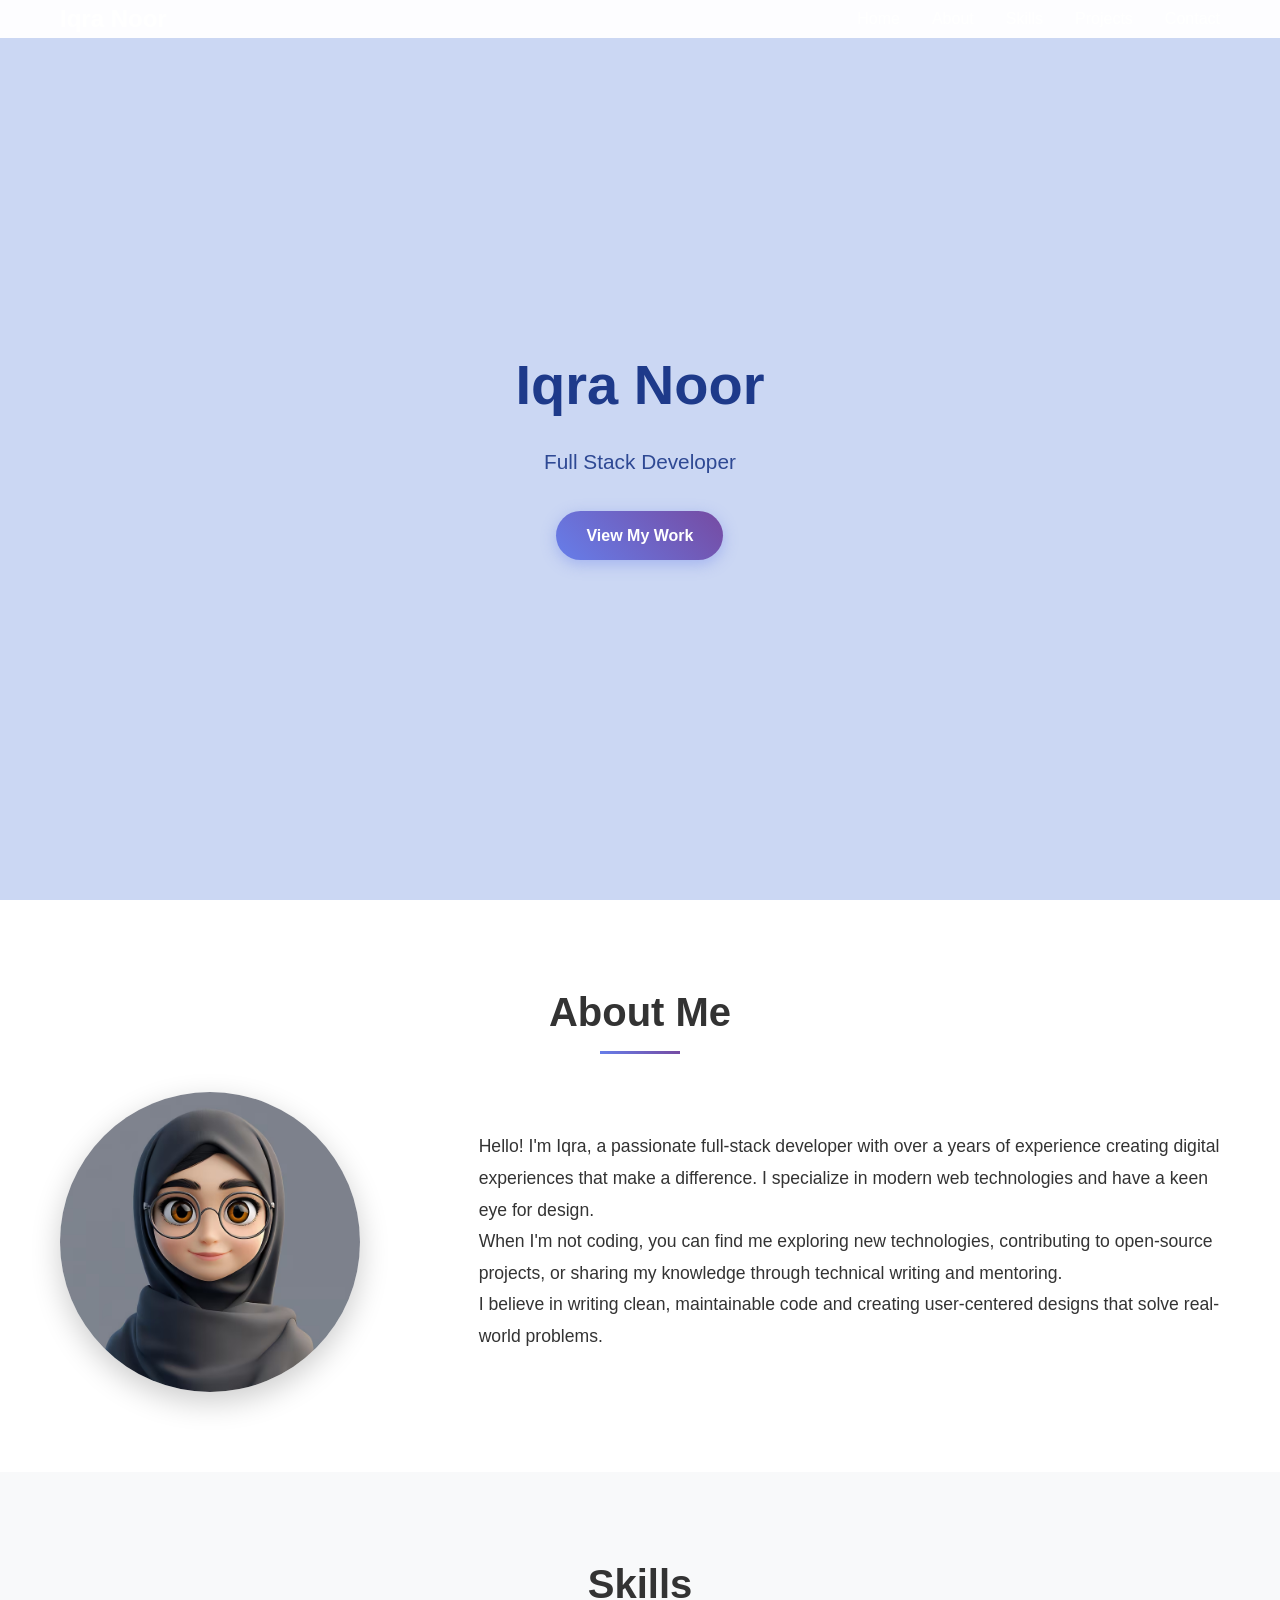
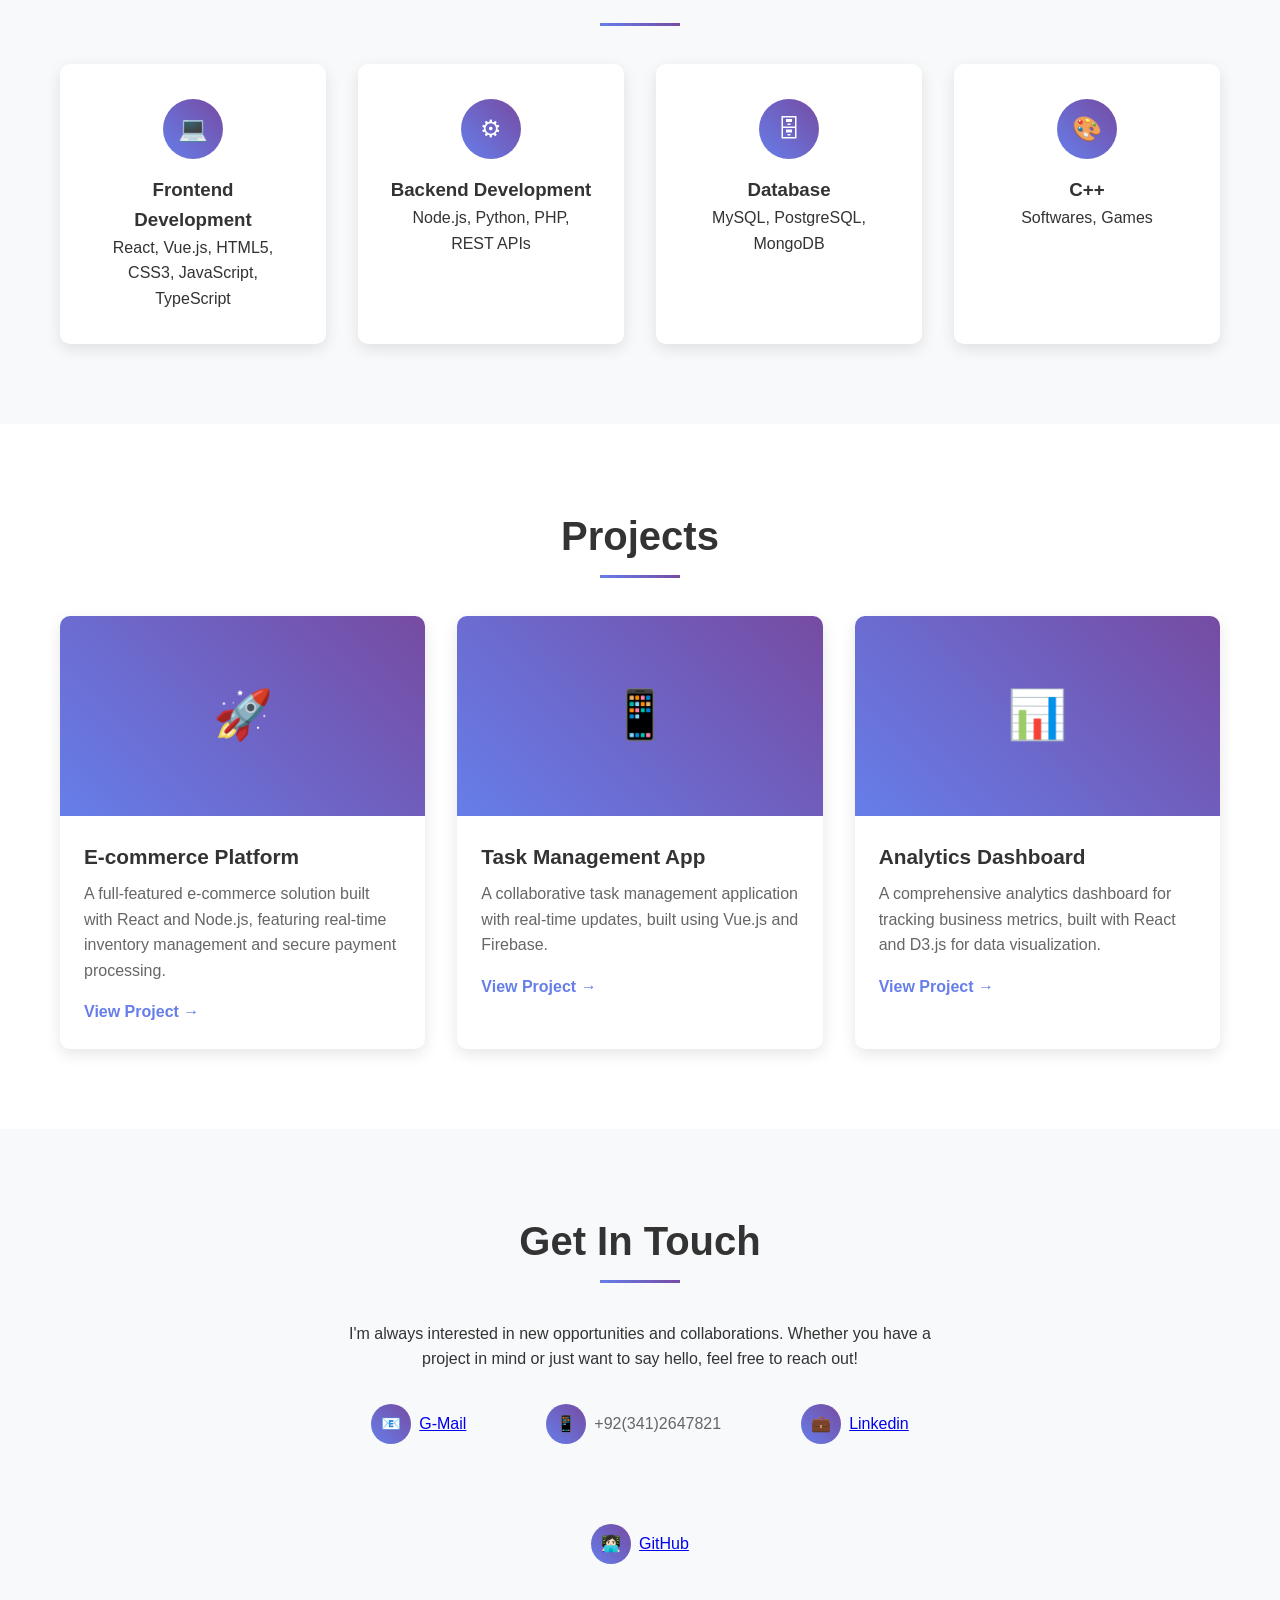
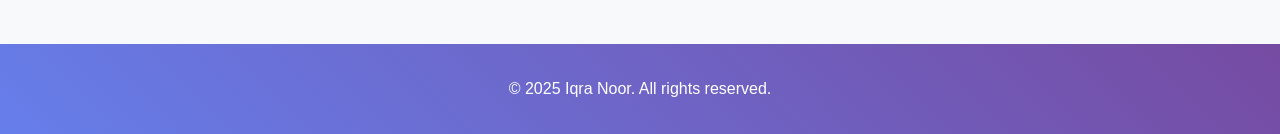
<file: index.html>
<!DOCTYPE html>
<html lang="en">
  <head>
    <meta charset="UTF-8" />
    <meta name="viewport" content="width=device-width, initial-scale=1.0" />
    <title>Iqra Noor-Portfolio</title>
    <link rel="stylesheet" href="Portfolio.css" />
  </head>
  <body>
    <!-- Header -->
    <header>
      <nav class="container">
        <div class="logo">Iqra Noor</div>
        <ul class="nav-links">
          <li><a href="#home">Home</a></li>
          <li><a href="#about">About</a></li>
          <li><a href="#skills">Skills</a></li>
          <li><a href="#projects">Projects</a></li>
          <li><a href="#contact">Contact</a></li>
        </ul>
      </nav>
    </header>

    <!-- Hero Section -->
    <section id="home" class="hero">
      <div class="hero-content">
        <h1>Iqra Noor</h1>
        <p>Full Stack Developer</p>
        <a href="#projects" class="cta-button">View My Work</a>
      </div>
    </section>

    <!-- About Section -->
    <section id="about">
      <div class="container">
        <h2 class="section-title">About Me</h2>
        <div class="about-content">
          <img
            src="profileImage.avif"
            alt="Profile Picture"
            class="profile-img"
          />
          <div class="about-text">
            <p>
              Hello! I'm Iqra, a passionate full-stack developer with over a
              years of experience creating digital experiences that make a
              difference. I specialize in modern web technologies and have a
              keen eye for design.
            </p>
            <p>
              When I'm not coding, you can find me exploring new technologies,
              contributing to open-source projects, or sharing my knowledge
              through technical writing and mentoring.
            </p>
            <p>
              I believe in writing clean, maintainable code and creating
              user-centered designs that solve real-world problems.
            </p>
          </div>
        </div>
      </div>
    </section>

    <!-- Skills Section -->
    <section id="skills">
      <div class="container">
        <h2 class="section-title">Skills</h2>
        <div class="skills-grid">
          <div class="skill-card">
            <div class="skill-icon">💻</div>
            <h3>Frontend Development</h3>
            <p>React, Vue.js, HTML5, CSS3, JavaScript, TypeScript</p>
          </div>
          <div class="skill-card">
            <div class="skill-icon">⚙</div>
            <h3>Backend Development</h3>
            <p>Node.js, Python, PHP, REST APIs</p>
          </div>
          <div class="skill-card">
            <div class="skill-icon">🗄</div>
            <h3>Database</h3>
            <p>MySQL, PostgreSQL, MongoDB</p>
          </div>
          <div class="skill-card">
            <div class="skill-icon">🎨</div>
            <h3>C++</h3>
            <p>Softwares, Games</p>
          </div>
        </div>
      </div>
    </section>

    <!-- Projects Section -->
    <section id="projects">
      <div class="container">
        <h2 class="section-title">Projects</h2>
        <div class="projects-grid">
          <div class="project-card">
            <div class="project-img">🚀</div>
            <div class="project-info">
              <h3 class="project-title">E-commerce Platform</h3>
              <p class="project-desc">
                A full-featured e-commerce solution built with React and
                Node.js, featuring real-time inventory management and secure
                payment processing.
              </p>
              <a href="Portfolio-Ecommerce Project.html" class="project-link"
                >View Project →</a
              >
            </div>
          </div>
          <div class="project-card">
            <div class="project-img">📱</div>
            <div class="project-info">
              <h3 class="project-title">Task Management App</h3>
              <p class="project-desc">
                A collaborative task management application with real-time
                updates, built using Vue.js and Firebase.
              </p>
              <a href="Portfolio-Task Management App.html" class="project-link"
                >View Project →</a
              >
            </div>
          </div>
          <div class="project-card">
            <div class="project-img">📊</div>
            <div class="project-info">
              <h3 class="project-title">Analytics Dashboard</h3>
              <p class="project-desc">
                A comprehensive analytics dashboard for tracking business
                metrics, built with React and D3.js for data visualization.
              </p>
              <a href="Portfolio-Analytics Dashboard.html" class="project-link"
                >View Project →</a
              >
            </div>
          </div>
        </div>
      </div>
    </section>

    <!-- Contact Section -->
    <section id="contact">
      <div class="container">
        <h2 class="section-title">Get In Touch</h2>
        <div class="contact-content">
          <p>
            I'm always interested in new opportunities and collaborations.
            Whether you have a project in mind or just want to say hello, feel
            free to reach out!
          </p>
          <div class="contact-info">
            <div class="contact-item">
              <div class="contact-icon">📧</div>
              <span
                ><a href="http://www.iqranoor160@gmail.com">G-Mail</a></span
              >
            </div>
            <div class="contact-item">
              <div class="contact-icon">📱</div>
              <span>+92(341)2647821</span>
            </div>
            <div class="contact-item">
              <div class="contact-icon">💼</div>
              <span
                ><a
                  href="https://www.linkedin.com/in/iqra-noor-993412364?utm_source=share&utm_campaign=share_via&utm_content=profile&utm_medium=android_app"
                  >Linkedin</a
                ></span
              >
            </div>
            <div class="contact-item">
              <div class="contact-icon">👩🏻‍💻</div>
              <span><a href="https://github.com/iqranoor1608">GitHub</a></span>
            </div>
          </div>
        </div>
      </div>
    </section>

    <!-- Footer -->
    <footer>
      <div class="container">
        <p>&copy; 2025 Iqra Noor. All rights reserved.</p>
      </div>
    </footer>

    <script src="Portfolio.js"></script>
  </body>
</html>
</file>
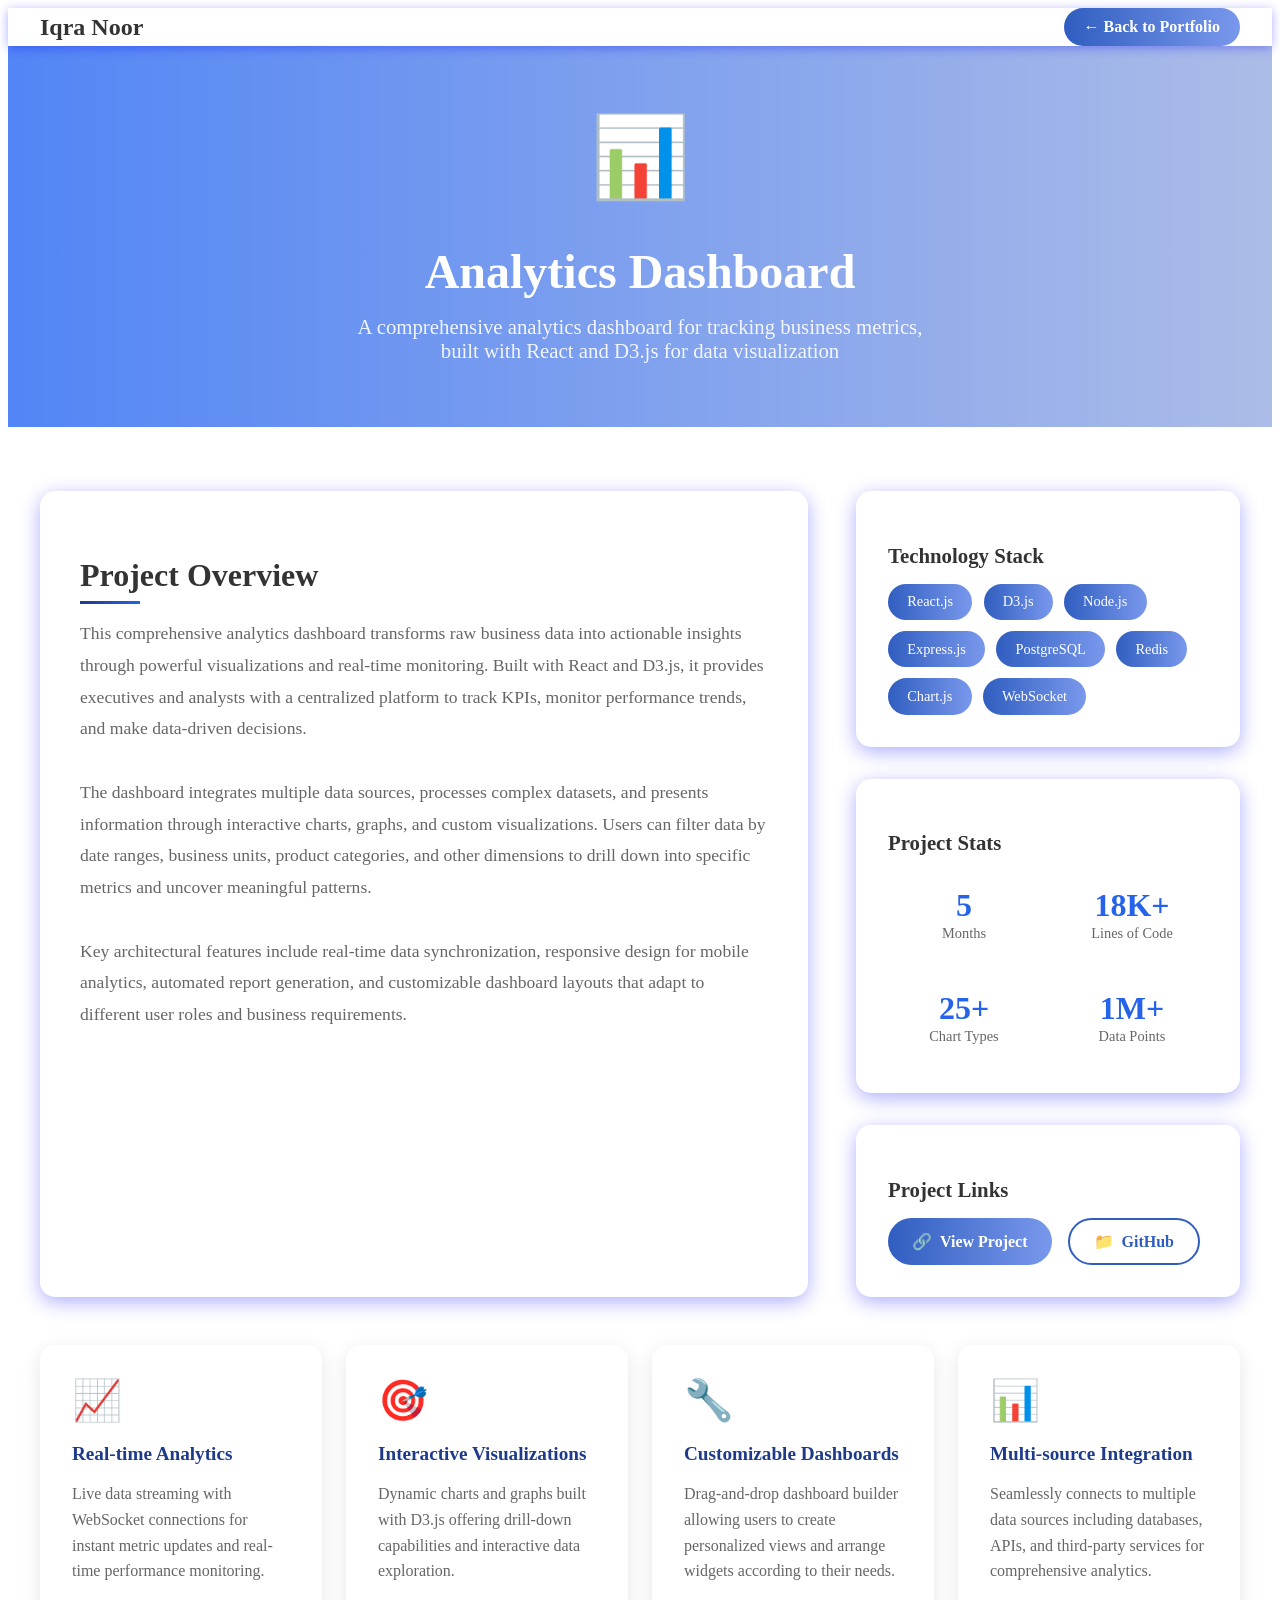
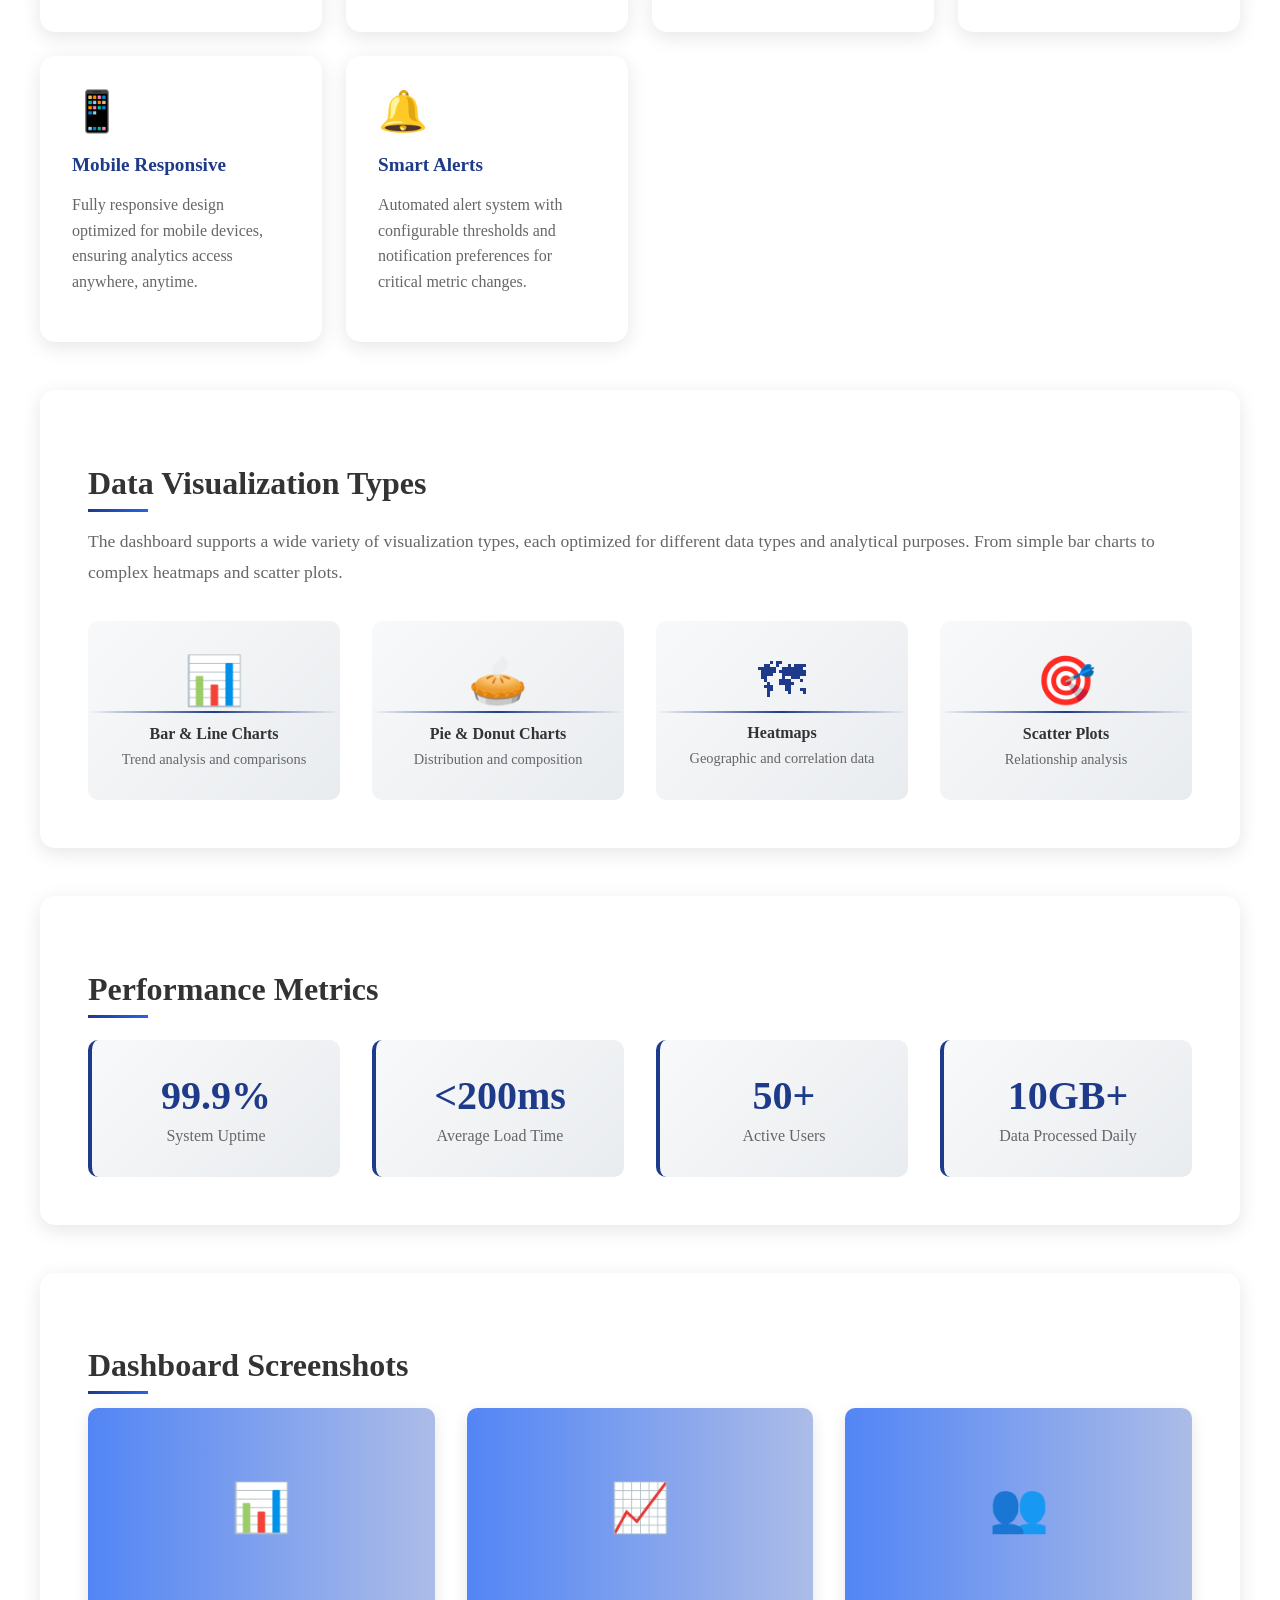
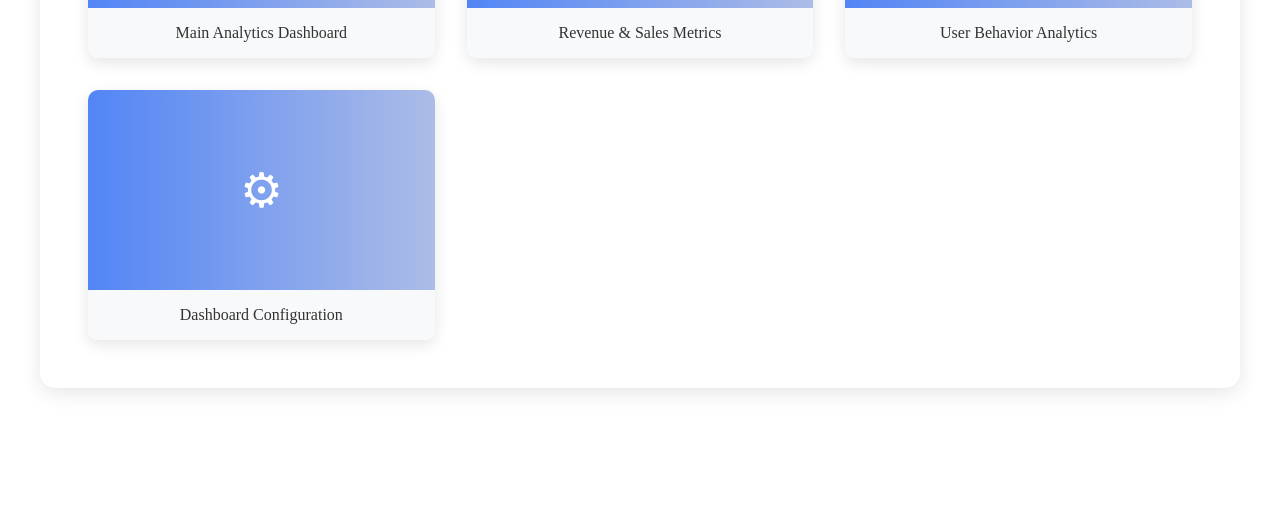
<file: Portfolio-Analytics Dashboard.html>
<!DOCTYPE html>
<html lang="en">

<head>
    <meta charset="UTF-8">
    <meta name="viewport" content="width=device-width, initial-scale=1.0">
    <title>Analytics Dashboard - Project Details</title>
    <Link rel="stylesheet" href="Analytics Dashboard.css">
</head>

<body>
    <!-- Header -->
    <header>
        <nav class="container">
            <div class="logo">Iqra Noor</div>
            <a href="Portfolio.html" class="back-btn" onclick="history.back()">
                <span>← Back to Portfolio</span>
            </a>
        </nav>
    </header>

    <!-- Hero Section -->
    <section class="hero">
        <div class="container">
            <span class="project-icon">📊</span>
            <h1>Analytics Dashboard</h1>
            <p>A comprehensive analytics dashboard for tracking business metrics, built with React and D3.js for data
                visualization</p>
        </div>
    </section>

    <!-- Main Content -->
    <section class="main-content">
        <div class="container">
            <div class="content-grid">
                <!-- Project Details -->
                <div class="project-details fade-in">
                    <h2 class="section-title">Project Overview</h2>
                    <p class="project-description">
                        This comprehensive analytics dashboard transforms raw business data into actionable insights
                        through powerful visualizations and real-time monitoring. Built with React and D3.js, it
                        provides executives and analysts with a centralized platform to track KPIs, monitor performance
                        trends, and make data-driven decisions.
                    </p>
                    <p class="project-description">
                        The dashboard integrates multiple data sources, processes complex datasets, and presents
                        information through interactive charts, graphs, and custom visualizations. Users can filter data
                        by date ranges, business units, product categories, and other dimensions to drill down into
                        specific metrics and uncover meaningful patterns.
                    </p>
                    <p class="project-description">
                        Key architectural features include real-time data synchronization, responsive design for mobile
                        analytics, automated report generation, and customizable dashboard layouts that adapt to
                        different user roles and business requirements.
                    </p>
                </div>

                <!-- Sidebar -->
                <div class="project-sidebar">
                    <!-- Tech Stack -->
                    <div class="sidebar-card fade-in">
                        <h3 class="sidebar-title">Technology Stack</h3>
                        <div class="tech-tags">
                            <span class="tech-tag">React.js</span>
                            <span class="tech-tag">D3.js</span>
                            <span class="tech-tag">Node.js</span>
                            <span class="tech-tag">Express.js</span>
                            <span class="tech-tag">PostgreSQL</span>
                            <span class="tech-tag">Redis</span>
                            <span class="tech-tag">Chart.js</span>
                            <span class="tech-tag">WebSocket</span>
                        </div>
                    </div>

                    <!-- Project Stats -->
                    <div class="sidebar-card fade-in">
                        <h3 class="sidebar-title">Project Stats</h3>
                        <div class="stats">
                            <div class="stat-item">
                                <span class="stat-number">5</span>
                                <span class="stat-label">Months</span>
                            </div>
                            <div class="stat-item">
                                <span class="stat-number">18K+</span>
                                <span class="stat-label">Lines of Code</span>
                            </div>
                            <div class="stat-item">
                                <span class="stat-number">25+</span>
                                <span class="stat-label">Chart Types</span>
                            </div>
                            <div class="stat-item">
                                <span class="stat-number">1M+</span>
                                <span class="stat-label">Data Points</span>
                            </div>
                        </div>
                    </div>

                    <!-- Action Buttons -->
                    <div class="sidebar-card fade-in">
                        <h3 class="sidebar-title">Project Links</h3>
                        <div class="action-buttons">
                            <a href="#" class="btn btn-primary">
                                <span>🔗</span> View Project
                            </a>
                            <a href="#" class="btn btn-secondary">
                                <span>📁</span> GitHub
                            </a>
                        </div>
                    </div>
                </div>
            </div>

            <!-- Key Features -->
            <div class="features-grid">
                <div class="feature-card fade-in">
                    <span class="feature-icon">📈</span>
                    <h3 class="feature-title">Real-time Analytics</h3>
                    <p class="feature-desc">Live data streaming with WebSocket connections for instant metric updates
                        and real-time performance monitoring.</p>
                </div>

                <div class="feature-card fade-in">
                    <span class="feature-icon">🎯</span>
                    <h3 class="feature-title">Interactive Visualizations</h3>
                    <p class="feature-desc">Dynamic charts and graphs built with D3.js offering drill-down capabilities
                        and interactive data exploration.</p>
                </div>

                <div class="feature-card fade-in">
                    <span class="feature-icon">🔧</span>
                    <h3 class="feature-title">Customizable Dashboards</h3>
                    <p class="feature-desc">Drag-and-drop dashboard builder allowing users to create personalized views
                        and arrange widgets according to their needs.</p>
                </div>

                <div class="feature-card fade-in">
                    <span class="feature-icon">📊</span>
                    <h3 class="feature-title">Multi-source Integration</h3>
                    <p class="feature-desc">Seamlessly connects to multiple data sources including databases, APIs, and
                        third-party services for comprehensive analytics.</p>
                </div>

                <div class="feature-card fade-in">
                    <span class="feature-icon">📱</span>
                    <h3 class="feature-title">Mobile Responsive</h3>
                    <p class="feature-desc">Fully responsive design optimized for mobile devices, ensuring analytics
                        access anywhere, anytime.</p>
                </div>

                <div class="feature-card fade-in">
                    <span class="feature-icon">🔔</span>
                    <h3 class="feature-title">Smart Alerts</h3>
                    <p class="feature-desc">Automated alert system with configurable thresholds and notification
                        preferences for critical metric changes.</p>
                </div>
            </div>

            <!-- Data Visualization Types -->
            <div class="data-viz fade-in">
                <h2 class="section-title">Data Visualization Types</h2>
                <p class="project-description">
                    The dashboard supports a wide variety of visualization types, each optimized for different data
                    types and analytical purposes. From simple bar charts to complex heatmaps and scatter plots.
                </p>
                <div class="chart-preview">
                    <div class="chart-item data-flow">
                        <div class="chart-icon">📊</div>
                        <div class="chart-name">Bar & Line Charts</div>
                        <div class="chart-desc">Trend analysis and comparisons</div>
                    </div>
                    <div class="chart-item data-flow">
                        <div class="chart-icon">🥧</div>
                        <div class="chart-name">Pie & Donut Charts</div>
                        <div class="chart-desc">Distribution and composition</div>
                    </div>
                    <div class="chart-item data-flow">
                        <div class="chart-icon">🗺</div>
                        <div class="chart-name">Heatmaps</div>
                        <div class="chart-desc">Geographic and correlation data</div>
                    </div>
                    <div class="chart-item data-flow">
                        <div class="chart-icon">🎯</div>
                        <div class="chart-name">Scatter Plots</div>
                        <div class="chart-desc">Relationship analysis</div>
                    </div>
                </div>
            </div>

            <!-- Key Metrics -->
            <div class="metrics fade-in">
                <h2 class="section-title">Performance Metrics</h2>
                <div class="metrics-grid">
                    <div class="metric-card">
                        <div class="metric-value">99.9%</div>
                        <div class="metric-label">System Uptime</div>
                    </div>
                    <div class="metric-card">
                        <div class="metric-value">&lt;200ms</div>
                        <div class="metric-label">Average Load Time</div>
                    </div>
                    <div class="metric-card">
                        <div class="metric-value">50+</div>
                        <div class="metric-label">Active Users</div>
                    </div>
                    <div class="metric-card">
                        <div class="metric-value">10GB+</div>
                        <div class="metric-label">Data Processed Daily</div>
                    </div>
                </div>
            </div>

            <!-- Screenshots -->
            <div class="screenshots fade-in">
                <h2 class="section-title">Dashboard Screenshots</h2>
                <div class="screenshot-grid">
                    <div class="screenshot-item">
                        <div class="screenshot-placeholder">📊</div>
                        <div class="screenshot-caption">Main Analytics Dashboard</div>
                    </div>
                    <div class="screenshot-item">
                        <div class="screenshot-placeholder">📈</div>
                        <div class="screenshot-caption">Revenue & Sales Metrics</div>
                    </div>
                    <div class="screenshot-item">
                        <div class="screenshot-placeholder">👥</div>
                        <div class="screenshot-caption">User Behavior Analytics</div>
                    </div>
                    <div class="screenshot-item">
                        <div class="screenshot-placeholder">⚙</div>
                        <div class="screenshot-caption">Dashboard Configuration</div>
                    </div>
                </div>
            </div>
        </div>
    </section>

    <script src="Analytics Dashboard.js"></script>
</body>

</html>
</file>
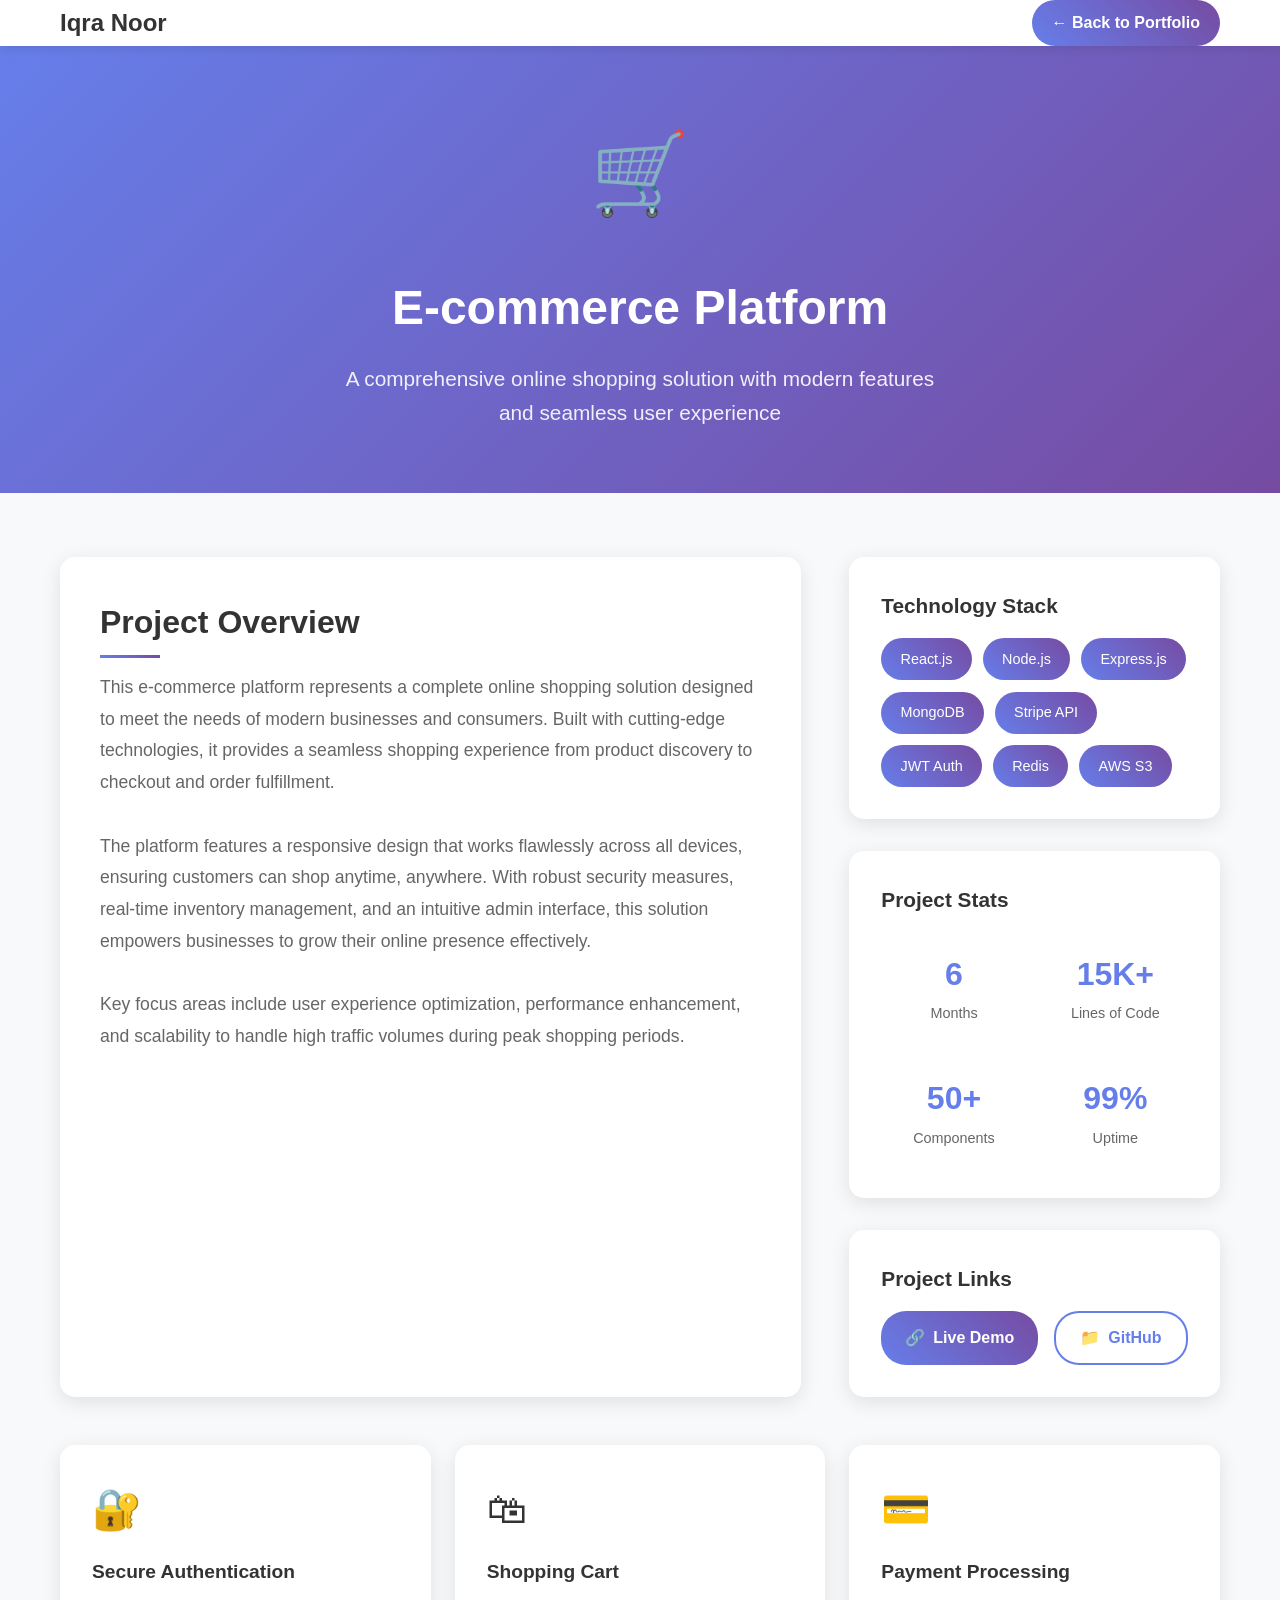
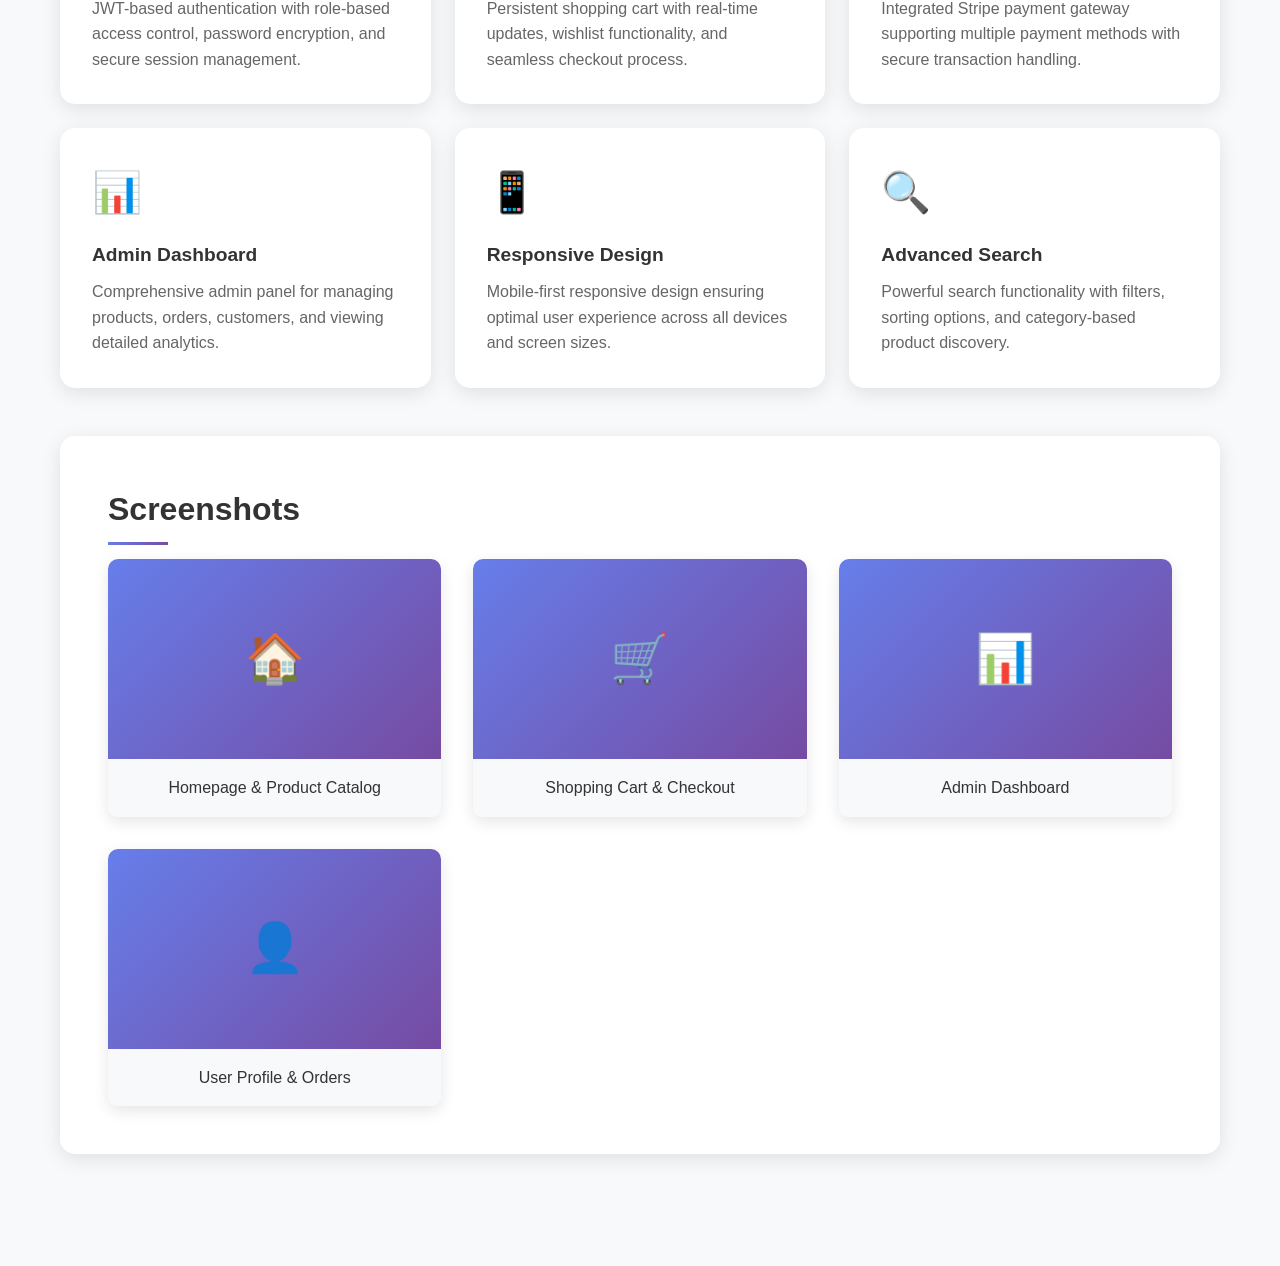
<file: Portfolio-Ecommerce Project.html>
<!DOCTYPE html>
<html lang="en">

<head>
    <meta charset="UTF-8">
    <meta name="viewport" content="width=device-width, initial-scale=1.0">
    <title>E-commerce Platform - Project Details</title>
    <Link rel="stylesheet" href="Ecommerce Project.css">
</head>

<body>
    <!-- Header -->
    <header>
        <nav class="container">
            <div class="logo">Iqra Noor</div>
            <a href="Portfolio.html" class="back-btn" onclick="history.back()">
                <span>← Back to Portfolio</span>
            </a>
        </nav>
    </header>

    <!-- Hero Section -->
    <section class="hero">
        <div class="container">
            <span class="project-icon">🛒</span>
            <h1>E-commerce Platform</h1>
            <p>A comprehensive online shopping solution with modern features and seamless user experience</p>
        </div>
    </section>

    <!-- Main Content -->
    <section class="main-content">
        <div class="container">
            <div class="content-grid">
                <!-- Project Details -->
                <div class="project-details fade-in">
                    <h2 class="section-title">Project Overview</h2>
                    <p class="project-description">
                        This e-commerce platform represents a complete online shopping solution designed to meet the
                        needs of modern businesses and consumers. Built with cutting-edge technologies, it provides a
                        seamless shopping experience from product discovery to checkout and order fulfillment.
                    </p>
                    <p class="project-description">
                        The platform features a responsive design that works flawlessly across all devices, ensuring
                        customers can shop anytime, anywhere. With robust security measures, real-time inventory
                        management, and an intuitive admin interface, this solution empowers businesses to grow their
                        online presence effectively.
                    </p>
                    <p class="project-description">
                        Key focus areas include user experience optimization, performance enhancement, and scalability
                        to handle high traffic volumes during peak shopping periods.
                    </p>
                </div>

                <!-- Sidebar -->
                <div class="project-sidebar">
                    <!-- Tech Stack -->
                    <div class="sidebar-card fade-in">
                        <h3 class="sidebar-title">Technology Stack</h3>
                        <div class="tech-tags">
                            <span class="tech-tag">React.js</span>
                            <span class="tech-tag">Node.js</span>
                            <span class="tech-tag">Express.js</span>
                            <span class="tech-tag">MongoDB</span>
                            <span class="tech-tag">Stripe API</span>
                            <span class="tech-tag">JWT Auth</span>
                            <span class="tech-tag">Redis</span>
                            <span class="tech-tag">AWS S3</span>
                        </div>
                    </div>

                    <!-- Project Stats -->
                    <div class="sidebar-card fade-in">
                        <h3 class="sidebar-title">Project Stats</h3>
                        <div class="stats">
                            <div class="stat-item">
                                <span class="stat-number">6</span>
                                <span class="stat-label">Months</span>
                            </div>
                            <div class="stat-item">
                                <span class="stat-number">15K+</span>
                                <span class="stat-label">Lines of Code</span>
                            </div>
                            <div class="stat-item">
                                <span class="stat-number">50+</span>
                                <span class="stat-label">Components</span>
                            </div>
                            <div class="stat-item">
                                <span class="stat-number">99%</span>
                                <span class="stat-label">Uptime</span>
                            </div>
                        </div>
                    </div>

                    <!-- Action Buttons -->
                    <div class="sidebar-card fade-in">
                        <h3 class="sidebar-title">Project Links</h3>
                        <div class="action-buttons">
                            <a href="#" class="btn btn-primary">
                                <span>🔗</span> Live Demo
                            </a>
                            <a href="#" class="btn btn-secondary">
                                <span>📁</span> GitHub
                            </a>
                        </div>
                    </div>
                </div>
            </div>

            <!-- Key Features -->
            <div class="features-grid">
                <div class="feature-card fade-in">
                    <span class="feature-icon">🔐</span>
                    <h3 class="feature-title">Secure Authentication</h3>
                    <p class="feature-desc">JWT-based authentication with role-based access control, password
                        encryption, and secure session management.</p>
                </div>

                <div class="feature-card fade-in">
                    <span class="feature-icon">🛍</span>
                    <h3 class="feature-title">Shopping Cart</h3>
                    <p class="feature-desc">Persistent shopping cart with real-time updates, wishlist functionality, and
                        seamless checkout process.</p>
                </div>

                <div class="feature-card fade-in">
                    <span class="feature-icon">💳</span>
                    <h3 class="feature-title">Payment Processing</h3>
                    <p class="feature-desc">Integrated Stripe payment gateway supporting multiple payment methods with
                        secure transaction handling.</p>
                </div>

                <div class="feature-card fade-in">
                    <span class="feature-icon">📊</span>
                    <h3 class="feature-title">Admin Dashboard</h3>
                    <p class="feature-desc">Comprehensive admin panel for managing products, orders, customers, and
                        viewing detailed analytics.</p>
                </div>

                <div class="feature-card fade-in">
                    <span class="feature-icon">📱</span>
                    <h3 class="feature-title">Responsive Design</h3>
                    <p class="feature-desc">Mobile-first responsive design ensuring optimal user experience across all
                        devices and screen sizes.</p>
                </div>

                <div class="feature-card fade-in">
                    <span class="feature-icon">🔍</span>
                    <h3 class="feature-title">Advanced Search</h3>
                    <p class="feature-desc">Powerful search functionality with filters, sorting options, and
                        category-based product discovery.</p>
                </div>
            </div>

            <!-- Screenshots -->
            <div class="screenshots fade-in">
                <h2 class="section-title">Screenshots</h2>
                <div class="screenshot-grid">
                    <div class="screenshot-item">
                        <div class="screenshot-placeholder">🏠</div>
                        <div class="screenshot-caption">Homepage & Product Catalog</div>
                    </div>
                    <div class="screenshot-item">
                        <div class="screenshot-placeholder">🛒</div>
                        <div class="screenshot-caption">Shopping Cart & Checkout</div>
                    </div>
                    <div class="screenshot-item">
                        <div class="screenshot-placeholder">📊</div>
                        <div class="screenshot-caption">Admin Dashboard</div>
                    </div>
                    <div class="screenshot-item">
                        <div class="screenshot-placeholder">👤</div>
                        <div class="screenshot-caption">User Profile & Orders</div>
                    </div>
                </div>
            </div>
        </div>
    </section>

    <script src="Ecommerce Project.js"></script>
</body>

</html>
</file>
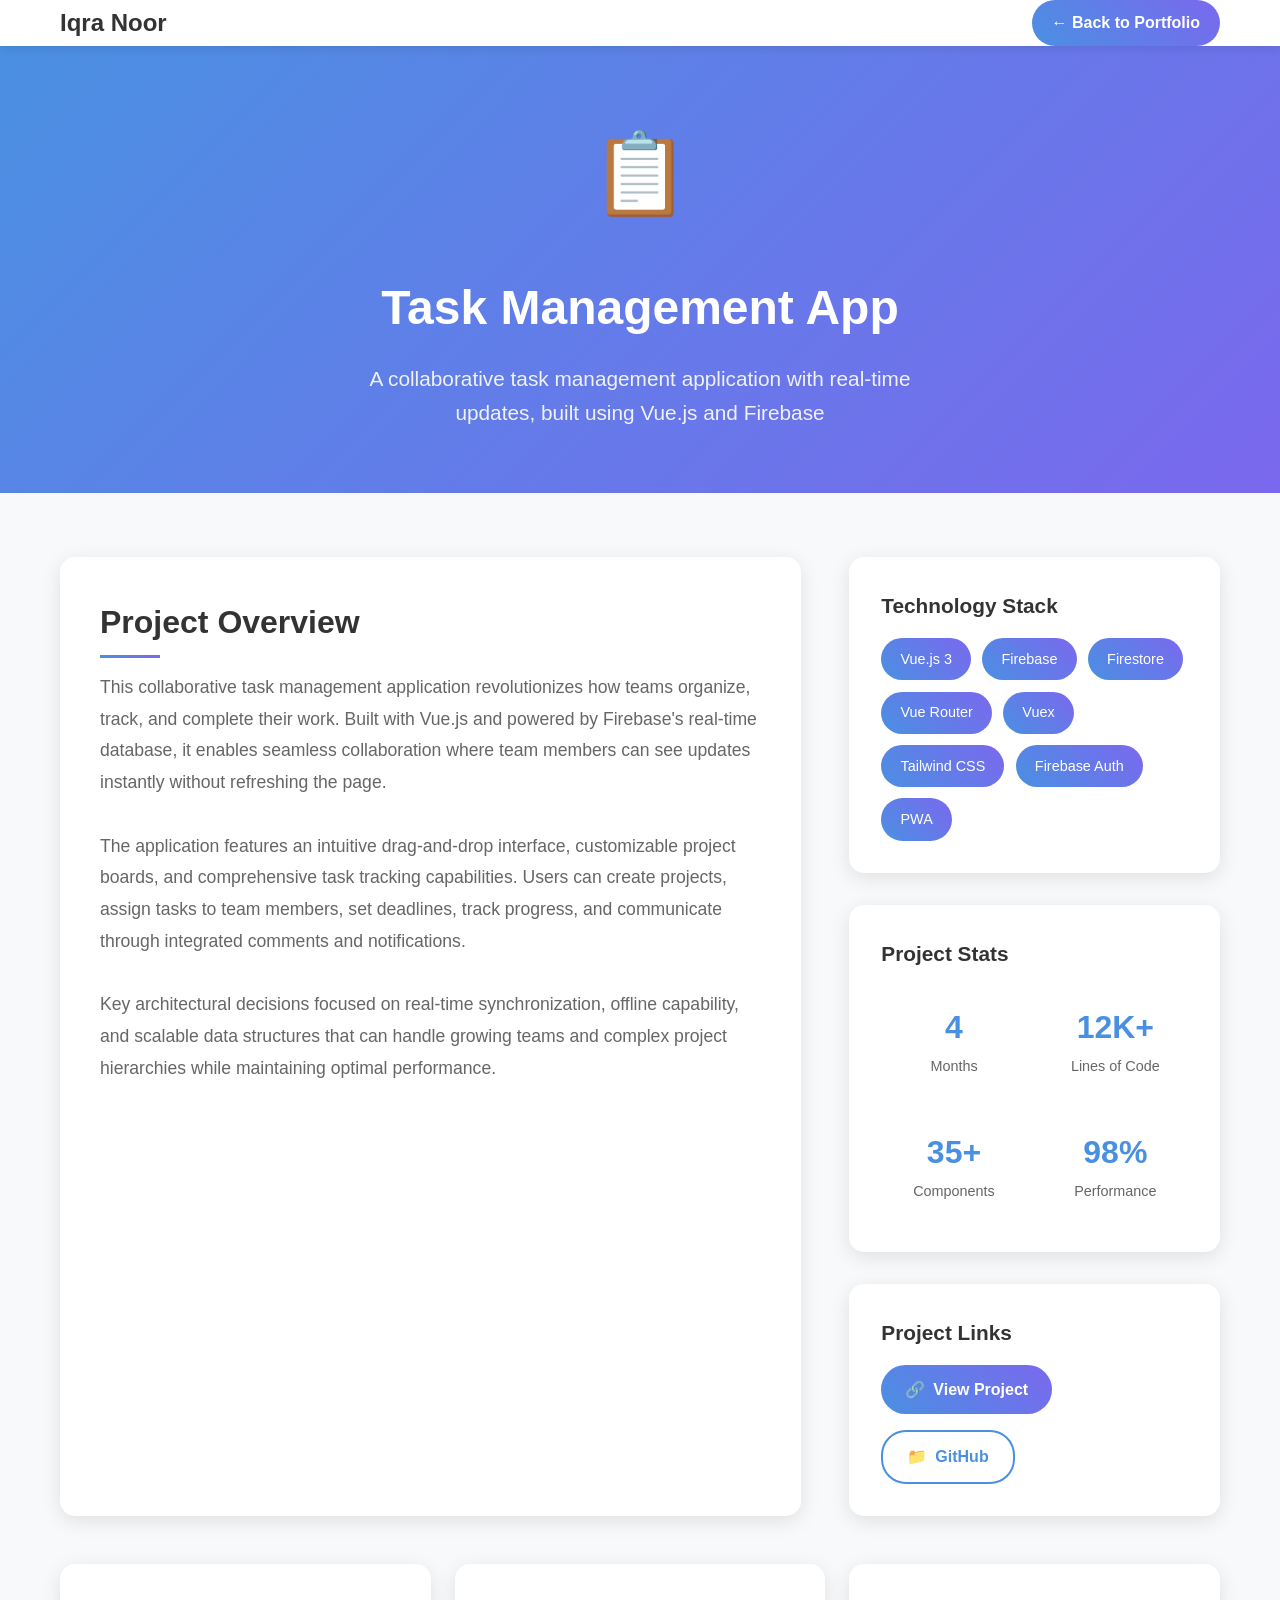
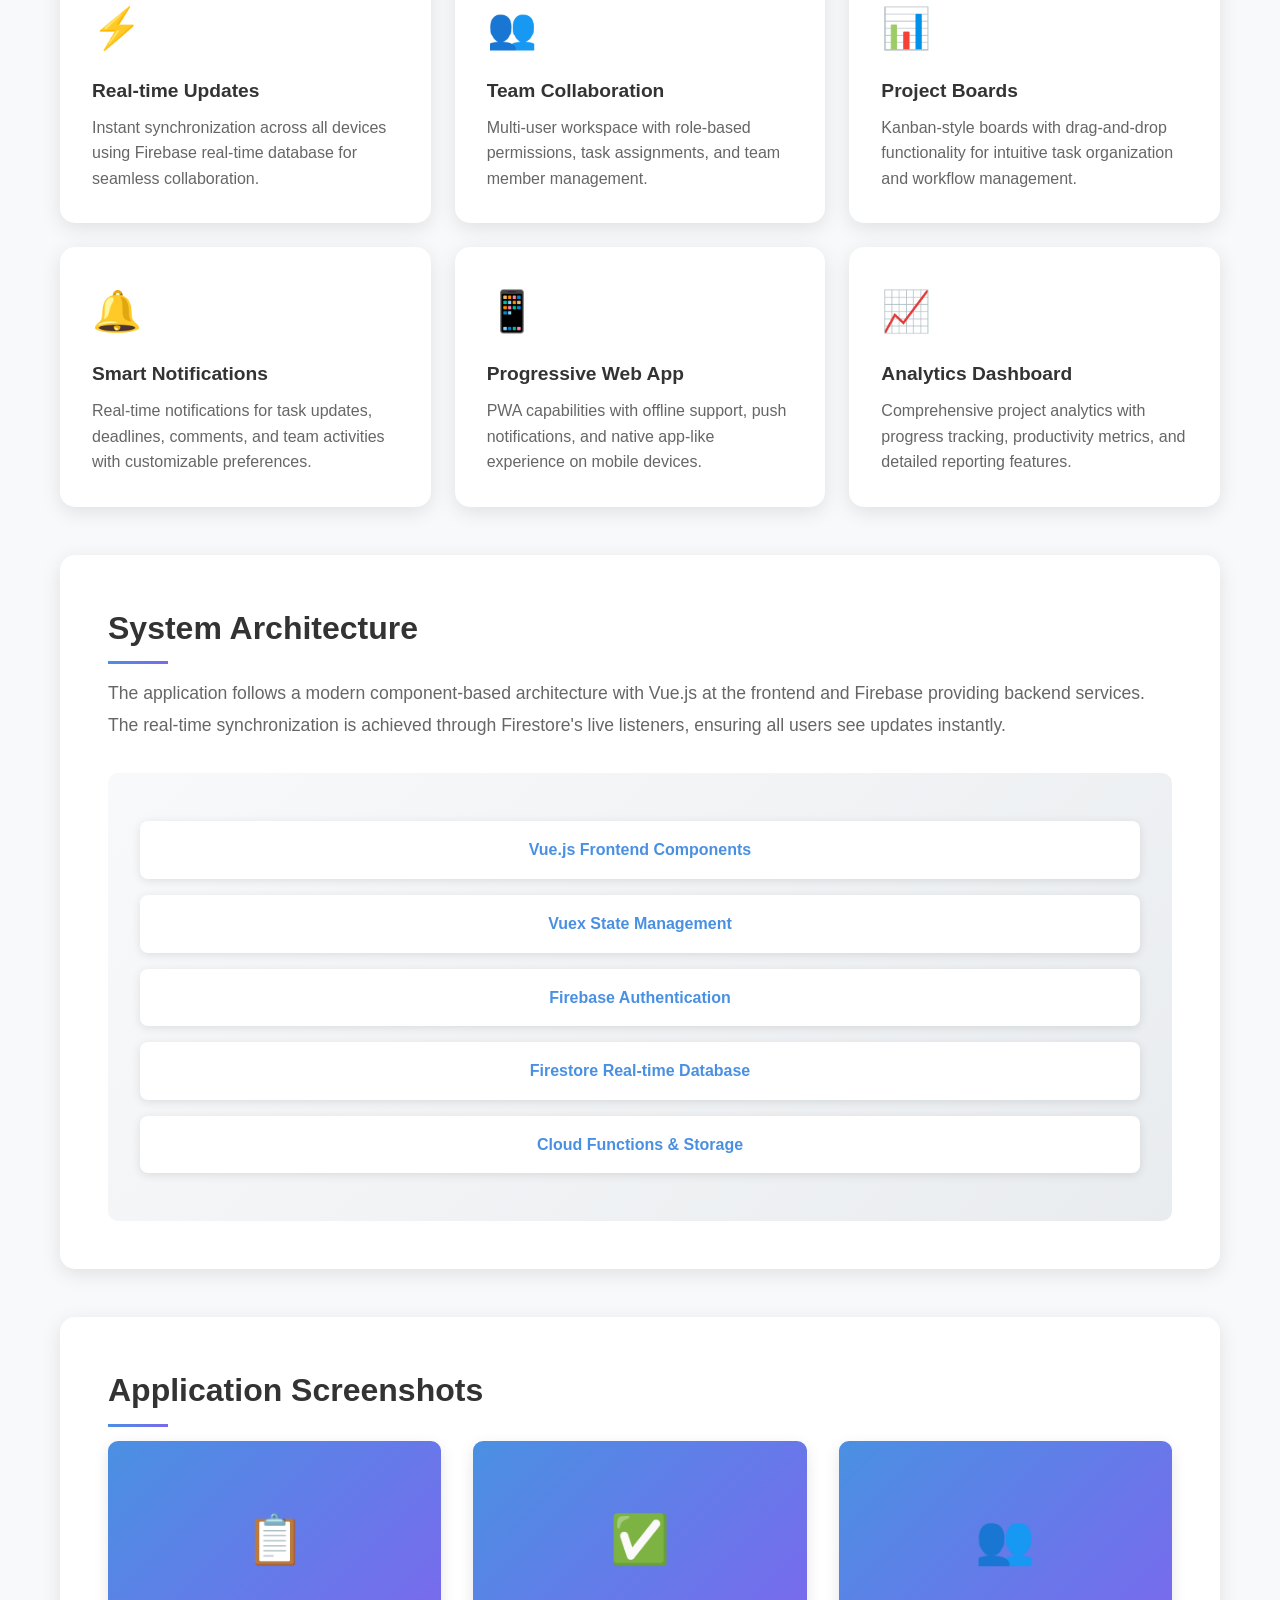
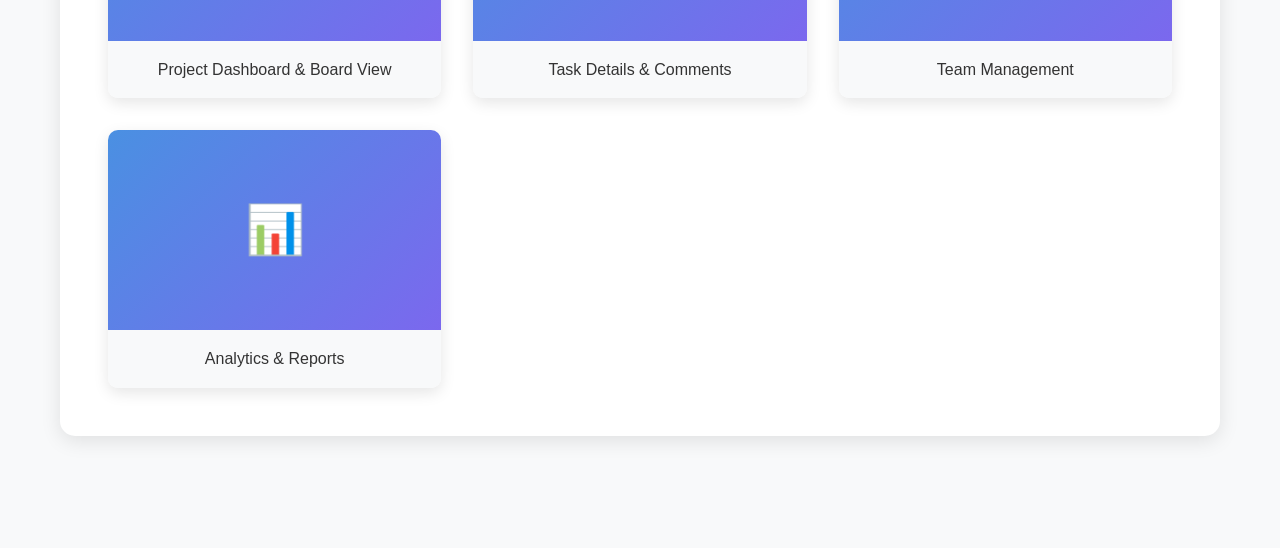
<file: Portfolio-Task Management App.html>
<!DOCTYPE html>
<html lang="en">

<head>
    <meta charset="UTF-8">
    <meta name="viewport" content="width=device-width, initial-scale=1.0">
    <title>Task Management App - Project Details</title>
    <link rel="stylesheet" href="Task Management.css">

</head>

<body>
    <!-- Header -->
    <header>
        <nav class="container">
            <div class="logo">Iqra Noor</div>
            <a href="Portfolio.html" class="back-btn" onclick="history.back()">
                <span>← Back to Portfolio</span>
            </a>
        </nav>
    </header>

    <!-- Hero Section -->
    <section class="hero">
        <div class="container">
            <span class="project-icon">📋</span>
            <h1>Task Management App</h1>
            <p>A collaborative task management application with real-time updates, built using Vue.js and Firebase</p>
        </div>
    </section>

    <!-- Main Content -->
    <section class="main-content">
        <div class="container">
            <div class="content-grid">
                <!-- Project Details -->
                <div class="project-details fade-in">
                    <h2 class="section-title">Project Overview</h2>
                    <p class="project-description">
                        This collaborative task management application revolutionizes how teams organize, track, and
                        complete their work. Built with Vue.js and powered by Firebase's real-time database, it enables
                        seamless collaboration where team members can see updates instantly without refreshing the page.
                    </p>
                    <p class="project-description">
                        The application features an intuitive drag-and-drop interface, customizable project boards, and
                        comprehensive task tracking capabilities. Users can create projects, assign tasks to team
                        members, set deadlines, track progress, and communicate through integrated comments and
                        notifications.
                    </p>
                    <p class="project-description">
                        Key architectural decisions focused on real-time synchronization, offline capability, and
                        scalable data structures that can handle growing teams and complex project hierarchies while
                        maintaining optimal performance.
                    </p>
                </div>

                <!-- Sidebar -->
                <div class="project-sidebar">
                    <!-- Tech Stack -->
                    <div class="sidebar-card fade-in">
                        <h3 class="sidebar-title">Technology Stack</h3>
                        <div class="tech-tags">
                            <span class="tech-tag">Vue.js 3</span>
                            <span class="tech-tag">Firebase</span>
                            <span class="tech-tag">Firestore</span>
                            <span class="tech-tag">Vue Router</span>
                            <span class="tech-tag">Vuex</span>
                            <span class="tech-tag">Tailwind CSS</span>
                            <span class="tech-tag">Firebase Auth</span>
                            <span class="tech-tag">PWA</span>
                        </div>
                    </div>

                    <!-- Project Stats -->
                    <div class="sidebar-card fade-in">
                        <h3 class="sidebar-title">Project Stats</h3>
                        <div class="stats">
                            <div class="stat-item">
                                <span class="stat-number">4</span>
                                <span class="stat-label">Months</span>
                            </div>
                            <div class="stat-item">
                                <span class="stat-number">12K+</span>
                                <span class="stat-label">Lines of Code</span>
                            </div>
                            <div class="stat-item">
                                <span class="stat-number">35+</span>
                                <span class="stat-label">Components</span>
                            </div>
                            <div class="stat-item">
                                <span class="stat-number">98%</span>
                                <span class="stat-label">Performance</span>
                            </div>
                        </div>
                    </div>

                    <!-- Action Buttons -->
                    <div class="sidebar-card fade-in">
                        <h3 class="sidebar-title">Project Links</h3>
                        <div class="action-buttons">
                            <a href="#" class="btn btn-primary">
                                <span>🔗</span> View Project
                            </a>
                            <a href="#" class="btn btn-secondary">
                                <span>📁</span> GitHub
                            </a>
                        </div>
                    </div>
                </div>
            </div>

            <!-- Key Features -->
            <div class="features-grid">
                <div class="feature-card fade-in">
                    <span class="feature-icon">⚡</span>
                    <h3 class="feature-title">Real-time Updates</h3>
                    <p class="feature-desc">Instant synchronization across all devices using Firebase real-time database
                        for seamless collaboration.</p>
                </div>

                <div class="feature-card fade-in">
                    <span class="feature-icon">👥</span>
                    <h3 class="feature-title">Team Collaboration</h3>
                    <p class="feature-desc">Multi-user workspace with role-based permissions, task assignments, and team
                        member management.</p>
                </div>

                <div class="feature-card fade-in">
                    <span class="feature-icon">📊</span>
                    <h3 class="feature-title">Project Boards</h3>
                    <p class="feature-desc">Kanban-style boards with drag-and-drop functionality for intuitive task
                        organization and workflow management.</p>
                </div>

                <div class="feature-card fade-in">
                    <span class="feature-icon">🔔</span>
                    <h3 class="feature-title">Smart Notifications</h3>
                    <p class="feature-desc">Real-time notifications for task updates, deadlines, comments, and team
                        activities with customizable preferences.</p>
                </div>

                <div class="feature-card fade-in">
                    <span class="feature-icon">📱</span>
                    <h3 class="feature-title">Progressive Web App</h3>
                    <p class="feature-desc">PWA capabilities with offline support, push notifications, and native
                        app-like experience on mobile devices.</p>
                </div>

                <div class="feature-card fade-in">
                    <span class="feature-icon">📈</span>
                    <h3 class="feature-title">Analytics Dashboard</h3>
                    <p class="feature-desc">Comprehensive project analytics with progress tracking, productivity
                        metrics, and detailed reporting features.</p>
                </div>
            </div>

            <!-- Architecture -->
            <div class="architecture fade-in">
                <h2 class="section-title">System Architecture</h2>
                <p class="project-description">
                    The application follows a modern component-based architecture with Vue.js at the frontend and
                    Firebase providing backend services. The real-time synchronization is achieved through Firestore's
                    live listeners, ensuring all users see updates instantly.
                </p>
                <div class="architecture-diagram">
                    <div class="arch-layer">Vue.js Frontend Components</div>
                    <div class="arch-layer">Vuex State Management</div>
                    <div class="arch-layer">Firebase Authentication</div>
                    <div class="arch-layer">Firestore Real-time Database</div>
                    <div class="arch-layer">Cloud Functions & Storage</div>
                </div>
            </div>

            <!-- Screenshots -->
            <div class="screenshots fade-in">
                <h2 class="section-title">Application Screenshots</h2>
                <div class="screenshot-grid">
                    <div class="screenshot-item">
                        <div class="screenshot-placeholder">📋</div>
                        <div class="screenshot-caption">Project Dashboard & Board View</div>
                    </div>
                    <div class="screenshot-item">
                        <div class="screenshot-placeholder">✅</div>
                        <div class="screenshot-caption">Task Details & Comments</div>
                    </div>
                    <div class="screenshot-item">
                        <div class="screenshot-placeholder">👥</div>
                        <div class="screenshot-caption">Team Management</div>
                    </div>
                    <div class="screenshot-item">
                        <div class="screenshot-placeholder">📊</div>
                        <div class="screenshot-caption">Analytics & Reports</div>
                    </div>
                </div>
            </div>
        </div>
    </section>

    <script src="Task Management.js"></script>
</body>

</html>
</file>
<file: Portfolio.css>
.colors_palette {
  color: #ecf2ff;
  color: #1e3a8a;
  color: #2563eb;
  background: linear-gradient(90deg, #1e3a8a, #2563eb);
}
* {
  margin: 0;
  padding: 0;
  box-sizing: border-box;
}

body {
  font-family: "Arial", sans-serif;
  line-height: 1.6;
  color: #333;
  min-height: 100vh;
}

.container {
  max-width: 1200px;
  margin: 0 auto;
  padding: 0 20px;
}

/* Header */
header {
  position: fixed;
  top: 0;
  width: 100%;
  background: linear-gradient(45deg, #667eea, #764ba2);
  z-index: 1000;
  transition: all 0.3s ease;
}

nav {
  display: flex;
  justify-content: space-between;
  align-items: center;
  padding: 1rem 0;
}

.logo {
  font-size: 1.5rem;
  font-weight: bold;
  color: white;
}

.nav-links {
  display: flex;
  list-style: none;
  gap: 2rem;
}

.nav-links a {
  text-decoration: none;
  color: white;
  font-weight: 500;
  transition: color 0.3s ease;
  position: relative;
}

.nav-links a:hover {
  color: rgb(236, 168, 22);
}

.nav-links a::after {
  content: "";
  position: absolute;
  width: 0;
  height: 2px;
  bottom: -5px;
  left: 0;
  background-color: rgb(236, 168, 22);
  transition: width 0.3s ease;
}

.nav-links a:hover::after {
  width: 100%;
}

/* Hero Section */
.hero {
  height: 100vh;
  display: flex;
  align-items: center;
  justify-content: center;
  text-align: center;
  color: white;
  position: relative;
  overflow: hidden;
}

.hero::before {
  content: "";
  position: absolute;
  top: 0;
  left: 0;
  right: 0;
  bottom: 0;
  background-color: #cbd7f3;
  z-index: 1;
}

.hero-content {
  position: relative;
  z-index: 2;
  animation: fadeInUp 1s ease;
  color: #1e3a8a;
}

.hero h1 {
  font-size: 3.5rem;
  margin-bottom: 1rem;
  font-weight: 700;
}

.hero p {
  font-size: 1.3rem;
  margin-bottom: 2rem;
  opacity: 0.9;
}

.cta-button {
  display: inline-block;
  padding: 12px 30px;
  background: linear-gradient(45deg, #667eea, #764ba2);
  color: white;
  text-decoration: none;
  border-radius: 50px;
  font-weight: 600;
  transition: all 0.3s ease;
  box-shadow: 0 4px 15px rgba(102, 126, 234, 0.4);
}

.cta-button:hover {
  transform: translateY(-2px);
  box-shadow: 0 8px 25px rgba(102, 126, 234, 0.6);
}

/* Section Styles */
section {
  padding: 80px 0;
  background: white;
}

section:nth-child(even) {
  background: #f8f9fa;
}

.section-title {
  text-align: center;
  font-size: 2.5rem;
  margin-bottom: 3rem;
  color: #333;
  position: relative;
}

.section-title::after {
  content: "";
  width: 80px;
  height: 3px;
  background: linear-gradient(45deg, #667eea, #764ba2);
  position: absolute;
  bottom: -10px;
  left: 50%;
  transform: translateX(-50%);
}

/* About Section */
.about-content {
  display: grid;
  grid-template-columns: 1fr 2fr;
  gap: 3rem;
  align-items: center;
}

.profile-img {
  width: 100%;
  max-width: 300px;
  height: 300px;
  border-radius: 50%;
  object-fit: cover;
  box-shadow: 0 10px 30px rgba(0, 0, 0, 0.2);
  transition: transform 0.3s ease;
}

.profile-img:hover {
  transform: scale(1.05);
}

.about-text {
  font-size: 1.1rem;
  line-height: 1.8;
}

/* Skills Section */
.skills-grid {
  display: grid;
  grid-template-columns: repeat(auto-fit, minmax(250px, 1fr));
  gap: 2rem;
}

.skill-card {
  background: white;
  padding: 2rem;
  border-radius: 10px;
  text-align: center;
  box-shadow: 0 5px 15px rgba(0, 0, 0, 0.1);
  transition: all 0.3s ease;
  border-top: 3px solid transparent;
}

.skill-card:hover {
  transform: translateY(-5px);
  box-shadow: 0 15px 35px rgba(0, 0, 0, 0.2);
  border-top-color: #667eea;
}

.skill-icon {
  width: 60px;
  height: 60px;
  background: linear-gradient(45deg, #667eea, #764ba2);
  border-radius: 50%;
  margin: 0 auto 1rem;
  display: flex;
  align-items: center;
  justify-content: center;
  font-size: 1.5rem;
  color: white;
}

/* Projects Section */
.projects-grid {
  display: grid;
  grid-template-columns: repeat(auto-fit, minmax(300px, 1fr));
  gap: 2rem;
}

.project-card {
  background: white;
  border-radius: 10px;
  overflow: hidden;
  box-shadow: 0 5px 15px rgba(0, 0, 0, 0.1);
  transition: all 0.3s ease;
}

.project-card:hover {
  transform: translateY(-5px);
  box-shadow: 0 15px 35px rgba(0, 0, 0, 0.2);
}

.project-img {
  width: 100%;
  height: 200px;
  background: linear-gradient(45deg, #667eea, #764ba2);
  display: flex;
  align-items: center;
  justify-content: center;
  color: white;
  font-size: 3rem;
}

.project-info {
  padding: 1.5rem;
}

.project-title {
  font-size: 1.3rem;
  margin-bottom: 0.5rem;
  color: #333;
}

.project-desc {
  color: #666;
  margin-bottom: 1rem;
}

.project-link {
  color: #667eea;
  text-decoration: none;
  font-weight: 600;
  transition: color 0.3s ease;
}

.project-link:hover {
  color: #764ba2;
}

/* Contact Section */
.contact-content {
  max-width: 600px;
  margin: 0 auto;
  text-align: center;
}

.contact-info {
  display: flex;
  justify-content: center;
  gap: 5rem;
  margin-top: 2rem;
  flex-wrap: wrap;
}

.contact-item {
  display: flex;
  align-items: center;
  gap: 0.5rem;
  color: #666;
}

.contact-icon {
  width: 40px;
  height: 40px;
  background: linear-gradient(45deg, #667eea, #764ba2);
  border-radius: 50%;
  display: flex;
  align-items: center;
  justify-content: center;
  color: white;
}

/* Footer */
footer {
  background: linear-gradient(45deg, #667eea, #764ba2);
  color: white;
  text-align: center;
  padding: 2rem 0;
}

/* Animations */
@keyframes fadeInUp {
  from {
    opacity: 0;
    transform: translateY(50px);
  }
  to {
    opacity: 1;
    transform: translateY(0);
  }
}

/* Responsive Design */
@media (max-width: 768px) {
  .nav-links {
    display: none;
  }

  .hero h1 {
    font-size: 2.5rem;
  }

  .hero p {
    font-size: 1.1rem;
  }

  .about-content {
    grid-template-columns: 1fr;
    text-align: center;
  }

  .contact-info {
    flex-direction: column;
    gap: 1rem;
  }

  .section-title {
    font-size: 2rem;
  }
}

/* Smooth scrolling */
html {
  scroll-behavior: smooth;
}

/* Custom scrollbar */
::-webkit-scrollbar {
  width: 8px;
}

::-webkit-scrollbar-track {
  background: #f1f1f1;
}

::-webkit-scrollbar-thumb {
  background: linear-gradient(45deg, #667eea, #764ba2);
  border-radius: 4px;
}

::-webkit-scrollbar-thumb:hover {
  background: #555;
}
</file>
<file: Analytics Dashboard.css>
.colors_palette {
  color: #ecf2ff;
  color: #1e3a8a;
  color: #2563eb;
  background: linear-gradient(90deg, #1e3a8a, #2563eb);
  background: linear-gradient(90deg, #5285f5, #acbce7);
}

.container {
  max-width: 1200px;
  margin: 0 auto;
  padding: 0 20px;
}
/* Header */
header {
  background: white;
  box-shadow: 0 2px 10px rgba(0, 0, 255, 0.32);
  position: sticky;
  top: 0;
  z-index: 100;
}

nav {
  display: flex;
  justify-content: space-between;
  align-items: center;
  padding: 1rem 0;
}

.logo {
  font-size: 1.5rem;
  font-weight: bold;
  color: #333;
}

.back-btn {
  background: linear-gradient(90deg, #305ec0, #7998ec);
  color: white;
  padding: 10px 20px;
  border-radius: 25px;
  text-decoration: none;
  font-weight: 600;
  transition: all 0.3s ease;
  display: flex;
  align-items: center;
  gap: 0.5rem;
}

.back-btn:hover {
  transform: translateY(-2px);
  box-shadow: 0 5px 15px rgba(0, 0, 255, 0.32);
}
/* Hero Section */
.hero {
  background: linear-gradient(90deg, #5285f5, #acbce7);
  color: white;
  padding: 4rem 0;
  text-align: center;
}

.hero h1 {
  font-size: 3rem;
  margin-bottom: 1rem;
  font-weight: 700;
}

.hero p {
  font-size: 1.3rem;
  opacity: 0.9;
  max-width: 600px;
  margin: 0 auto;
}

.project-icon {
  font-size: 5rem;
  margin-bottom: 2rem;
  display: block;
}

/* Main Content */
.main-content {
  padding: 4rem 0;
}

.content-grid {
  display: grid;
  grid-template-columns: 2fr 1fr;
  gap: 3rem;
  margin-bottom: 3rem;
}

.project-details {
  background: white;
  padding: 2.5rem;
  border-radius: 15px;
  box-shadow: 0 5px 20px rgba(0, 0, 255, 0.32);
}

.project-sidebar {
  display: flex;
  flex-direction: column;
  gap: 2rem;
}

.sidebar-card {
  background: white;
  padding: 2rem;
  border-radius: 15px;
  box-shadow: 0 5px 20px rgba(0, 0, 255, 0.32);
}

.section-title {
  font-size: 2rem;
  margin-bottom: 1.5rem;
  color: #333;
  position: relative;
}

.section-title::after {
  content: "";
  width: 60px;
  height: 3px;
  background: linear-gradient(90deg, #1e3a8a, #2563eb);
  position: absolute;
  bottom: -10px;
  left: 0;
}

.sidebar-title {
  font-size: 1.3rem;
  margin-bottom: 1rem;
  color: #333;
  font-weight: 600;
}

.project-description {
  font-size: 1.1rem;
  line-height: 1.8;
  color: #666;
  margin-bottom: 2rem;
}

/* Tech Stack */
.tech-tags {
  display: flex;
  flex-wrap: wrap;
  gap: 0.7rem;
}

.tech-tag {
  background: linear-gradient(90deg, #305ec0, #7998ec);
  color: white;
  padding: 0.6rem 1.2rem;
  border-radius: 25px;
  font-size: 0.9rem;
  font-weight: 500;
}

/* Features */
.features-grid {
  display: grid;
  grid-template-columns: repeat(auto-fit, minmax(280px, 1fr));
  gap: 1.5rem;
  margin-bottom: 3rem;
}

.feature-card {
  background: white;
  padding: 2rem;
  border-radius: 15px;
  box-shadow: 0 5px 20px rgba(0, 0, 0, 0.1);
  transition:
    transform 0.3s ease,
    box-shadow 0.3s ease;
}

.feature-card:hover {
  transform: translateY(-5px);
  box-shadow: 0 10px 30px rgba(0, 0, 0, 0.15);
}

.feature-icon {
  font-size: 2.5rem;
  margin-bottom: 1rem;
  display: block;
}

.feature-title {
  font-size: 1.2rem;
  font-weight: 600;
  margin-bottom: 0.5rem;
  color: #1e3a8a;
}

.feature-desc {
  color: #666;
  line-height: 1.6;
}

/* Project Stats */
.stats {
  display: grid;
  grid-template-columns: repeat(auto-fit, minmax(120px, 1fr));
  gap: 1rem;
  text-align: center;
}

.stat-item {
  padding: 1rem;
}

.stat-number {
  font-size: 2rem;
  font-weight: bold;
  color: #2563eb;
  display: block;
}

.stat-label {
  color: #666;
  font-size: 0.9rem;
  margin-top: 0.5rem;
}

/* Action Buttons */
.action-buttons {
  display: flex;
  gap: 1rem;
  flex-wrap: wrap;
}

.btn {
  padding: 12px 24px;
  border-radius: 25px;
  text-decoration: none;
  font-weight: 600;
  transition: all 0.3s ease;
  display: inline-flex;
  align-items: center;
  gap: 0.5rem;
  border: none;
  cursor: pointer;
}

.btn-primary {
  background: linear-gradient(90deg, #305ec0, #7998ec);
  color: white;
}

.btn-secondary {
  border: 2px solid #305ec0;
  color: #305ec0;
  background: transparent;
}

.btn:hover {
  transform: translateY(-2px);
  box-shadow: 0 5px 15px rgba(33, 150, 243, 0.4);
}

/* Data Visualization Preview */
.data-viz {
  background: white;
  padding: 3rem;
  border-radius: 15px;
  box-shadow: 0 5px 20px rgba(0, 0, 0, 0.1);
  margin-bottom: 3rem;
}

.chart-preview {
  display: grid;
  grid-template-columns: repeat(auto-fit, minmax(200px, 1fr));
  gap: 2rem;
  margin-top: 2rem;
}

.chart-item {
  background: linear-gradient(135deg, #f8f9fa 0%, #e9ecef 100%);
  padding: 2rem;
  border-radius: 10px;
  text-align: center;
  position: relative;
  overflow: hidden;
}

.chart-icon {
  font-size: 3rem;
  color: #1e3a8a;
  margin-bottom: 1rem;
}

.chart-name {
  font-weight: 600;
  color: #333;
  margin-bottom: 0.5rem;
}

.chart-desc {
  color: #666;
  font-size: 0.9rem;
}

/* Screenshots Section */
.screenshots {
  background: white;
  padding: 3rem;
  border-radius: 15px;
  box-shadow: 0 5px 20px rgba(0, 0, 0, 0.1);
  margin-bottom: 3rem;
}

.screenshot-grid {
  display: grid;
  grid-template-columns: repeat(auto-fit, minmax(300px, 1fr));
  gap: 2rem;
}

.screenshot-item {
  border-radius: 10px;
  overflow: hidden;
  box-shadow: 0 5px 15px rgba(0, 0, 0, 0.1);
  transition: transform 0.3s ease;
}

.screenshot-item:hover {
  transform: scale(1.02);
}

.screenshot-placeholder {
  width: 100%;
  height: 200px;
  background: linear-gradient(90deg, #5285f5, #acbce7);
  display: flex;
  align-items: center;
  justify-content: center;
  color: white;
  font-size: 3rem;
}

.screenshot-caption {
  padding: 1rem;
  background: #f8f9fa;
  font-weight: 500;
  color: #333;
  text-align: center;
}

/* Metrics Section */
.metrics {
  background: white;
  padding: 3rem;
  border-radius: 15px;
  box-shadow: 0 5px 20px rgba(0, 0, 0, 0.1);
  margin-bottom: 3rem;
}

.metrics-grid {
  display: grid;
  grid-template-columns: repeat(auto-fit, minmax(250px, 1fr));
  gap: 2rem;
  margin-top: 2rem;
}

.metric-card {
  background: linear-gradient(135deg, #f8f9fa 0%, #e9ecef 100%);
  padding: 2rem;
  border-radius: 10px;
  text-align: center;
  border-left: 4px solid #1e3a8a;
}

.metric-value {
  font-size: 2.5rem;
  font-weight: bold;
  color: #1e3a8a;
  margin-bottom: 0.5rem;
}

.metric-label {
  color: #666;
  font-weight: 500;
}

/* Responsive Design */
@media (max-width: 768px) {
  .hero h1 {
    font-size: 2.5rem;
  }

  .hero p {
    font-size: 1.1rem;
  }

  .content-grid {
    grid-template-columns: 1fr;
    gap: 2rem;
  }

  .features-grid {
    grid-template-columns: 1fr;
  }

  .stats {
    grid-template-columns: repeat(2, 1fr);
  }

  .action-buttons {
    justify-content: center;
  }

  .screenshot-grid {
    grid-template-columns: 1fr;
  }

  .chart-preview {
    grid-template-columns: 1fr;
  }
}

/* Animations */
@keyframes fadeInUp {
  from {
    opacity: 0;
    transform: translateY(30px);
  }
  to {
    opacity: 1;
    transform: translateY(0);
  }
}

.fade-in {
  animation: fadeInUp 0.6s ease;
}

/* Data flow animation */
@keyframes dataFlow {
  0% {
    transform: translateX(-100%);
    opacity: 0;
  }
  50% {
    opacity: 1;
  }
  100% {
    transform: translateX(100%);
    opacity: 0;
  }
}

.data-flow::after {
  content: "";
  position: absolute;
  top: 50%;
  left: 0;
  width: 100%;
  height: 2px;
  background: linear-gradient(90deg, transparent, #1e3a8a, transparent);
  animation: dataFlow 3s infinite;
}
</file>
<file: Ecommerce Project.css>
* {
  margin: 0;
  padding: 0;
  box-sizing: border-box;
}

body {
  font-family: "Arial", sans-serif;
  line-height: 1.6;
  color: #333;
  background: #f8f9fa;
}

.container {
  max-width: 1200px;
  margin: 0 auto;
  padding: 0 20px;
}

/* Header */
header {
  background: white;
  box-shadow: 0 2px 10px rgba(0, 0, 0, 0.1);
  position: sticky;
  top: 0;
  z-index: 100;
}

nav {
  display: flex;
  justify-content: space-between;
  align-items: center;
  padding: 1rem 0;
}

.logo {
  font-size: 1.5rem;
  font-weight: bold;
  color: #333;
}

.back-btn {
  background: linear-gradient(45deg, #667eea, #764ba2);
  color: white;
  padding: 10px 20px;
  border-radius: 25px;
  text-decoration: none;
  font-weight: 600;
  transition: all 0.3s ease;
  display: flex;
  align-items: center;
  gap: 0.5rem;
}

.back-btn:hover {
  transform: translateY(-2px);
  box-shadow: 0 5px 15px rgba(102, 126, 234, 0.4);
}

/* Hero Section */
.hero {
  background: linear-gradient(135deg, #667eea 0%, #764ba2 100%);
  color: white;
  padding: 4rem 0;
  text-align: center;
}

.hero h1 {
  font-size: 3rem;
  margin-bottom: 1rem;
  font-weight: 700;
}

.hero p {
  font-size: 1.3rem;
  opacity: 0.9;
  max-width: 600px;
  margin: 0 auto;
}

.project-icon {
  font-size: 5rem;
  margin-bottom: 2rem;
  display: block;
}

/* Main Content */
.main-content {
  padding: 4rem 0;
}

.content-grid {
  display: grid;
  grid-template-columns: 2fr 1fr;
  gap: 3rem;
  margin-bottom: 3rem;
}

.project-details {
  background: white;
  padding: 2.5rem;
  border-radius: 15px;
  box-shadow: 0 5px 20px rgba(0, 0, 0, 0.1);
}

.project-sidebar {
  display: flex;
  flex-direction: column;
  gap: 2rem;
}

.sidebar-card {
  background: white;
  padding: 2rem;
  border-radius: 15px;
  box-shadow: 0 5px 20px rgba(0, 0, 0, 0.1);
}

.section-title {
  font-size: 2rem;
  margin-bottom: 1.5rem;
  color: #333;
  position: relative;
}

.section-title::after {
  content: "";
  width: 60px;
  height: 3px;
  background: linear-gradient(45deg, #667eea, #764ba2);
  position: absolute;
  bottom: -10px;
  left: 0;
}

.sidebar-title {
  font-size: 1.3rem;
  margin-bottom: 1rem;
  color: #333;
  font-weight: 600;
}

.project-description {
  font-size: 1.1rem;
  line-height: 1.8;
  color: #666;
  margin-bottom: 2rem;
}

/* Tech Stack */
.tech-tags {
  display: flex;
  flex-wrap: wrap;
  gap: 0.7rem;
}

.tech-tag {
  background: linear-gradient(45deg, #667eea, #764ba2);
  color: white;
  padding: 0.6rem 1.2rem;
  border-radius: 25px;
  font-size: 0.9rem;
  font-weight: 500;
}

/* Features */
.features-grid {
  display: grid;
  grid-template-columns: repeat(auto-fit, minmax(280px, 1fr));
  gap: 1.5rem;
  margin-bottom: 3rem;
}

.feature-card {
  background: white;
  padding: 2rem;
  border-radius: 15px;
  box-shadow: 0 5px 20px rgba(0, 0, 0, 0.1);
  transition:
    transform 0.3s ease,
    box-shadow 0.3s ease;
}

.feature-card:hover {
  transform: translateY(-5px);
  box-shadow: 0 10px 30px rgba(0, 0, 0, 0.15);
}

.feature-icon {
  font-size: 2.5rem;
  margin-bottom: 1rem;
  display: block;
}

.feature-title {
  font-size: 1.2rem;
  font-weight: 600;
  margin-bottom: 0.5rem;
  color: #333;
}

.feature-desc {
  color: #666;
  line-height: 1.6;
}

/* Project Stats */
.stats {
  display: grid;
  grid-template-columns: repeat(auto-fit, minmax(120px, 1fr));
  gap: 1rem;
  text-align: center;
}

.stat-item {
  padding: 1rem;
}

.stat-number {
  font-size: 2rem;
  font-weight: bold;
  color: #667eea;
  display: block;
}

.stat-label {
  color: #666;
  font-size: 0.9rem;
  margin-top: 0.5rem;
}

/* Action Buttons */
.action-buttons {
  display: flex;
  gap: 1rem;
  flex-wrap: wrap;
}

.btn {
  padding: 12px 24px;
  border-radius: 25px;
  text-decoration: none;
  font-weight: 600;
  transition: all 0.3s ease;
  display: inline-flex;
  align-items: center;
  gap: 0.5rem;
  border: none;
  cursor: pointer;
}

.btn-primary {
  background: linear-gradient(45deg, #667eea, #764ba2);
  color: white;
}

.btn-secondary {
  border: 2px solid #667eea;
  color: #667eea;
  background: transparent;
}

.btn:hover {
  transform: translateY(-2px);
  box-shadow: 0 5px 15px rgba(102, 126, 234, 0.4);
}

/* Screenshots Section */
.screenshots {
  background: white;
  padding: 3rem;
  border-radius: 15px;
  box-shadow: 0 5px 20px rgba(0, 0, 0, 0.1);
  margin-bottom: 3rem;
}

.screenshot-grid {
  display: grid;
  grid-template-columns: repeat(auto-fit, minmax(300px, 1fr));
  gap: 2rem;
}

.screenshot-item {
  border-radius: 10px;
  overflow: hidden;
  box-shadow: 0 5px 15px rgba(0, 0, 0, 0.1);
  transition: transform 0.3s ease;
}

.screenshot-item:hover {
  transform: scale(1.02);
}

.screenshot-placeholder {
  width: 100%;
  height: 200px;
  background: linear-gradient(135deg, #667eea 0%, #764ba2 100%);
  display: flex;
  align-items: center;
  justify-content: center;
  color: white;
  font-size: 3rem;
}

.screenshot-caption {
  padding: 1rem;
  background: #f8f9fa;
  font-weight: 500;
  color: #333;
  text-align: center;
}

/* Responsive Design */
@media (max-width: 768px) {
  .hero h1 {
    font-size: 2.5rem;
  }

  .hero p {
    font-size: 1.1rem;
  }

  .content-grid {
    grid-template-columns: 1fr;
    gap: 2rem;
  }

  .features-grid {
    grid-template-columns: 1fr;
  }

  .stats {
    grid-template-columns: repeat(2, 1fr);
  }

  .action-buttons {
    justify-content: center;
  }

  .screenshot-grid {
    grid-template-columns: 1fr;
  }
}

/* Animations */
@keyframes fadeInUp {
  from {
    opacity: 0;
    transform: translateY(30px);
  }
  to {
    opacity: 1;
    transform: translateY(0);
  }
}

.fade-in {
  animation: fadeInUp 0.6s ease;
}
</file>
<file: Task Management.css>
* {
  margin: 0;
  padding: 0;
  box-sizing: border-box;
}

body {
  font-family: "Arial", sans-serif;
  line-height: 1.6;
  color: #333;
  background: #f8f9fa;
}

.container {
  max-width: 1200px;
  margin: 0 auto;
  padding: 0 20px;
}

/* Header */
header {
  background: white;
  box-shadow: 0 2px 10px rgba(0, 0, 0, 0.1);
  position: sticky;
  top: 0;
  z-index: 100;
}

nav {
  display: flex;
  justify-content: space-between;
  align-items: center;
  padding: 1rem 0;
}

.logo {
  font-size: 1.5rem;
  font-weight: bold;
  color: #333;
}

.back-btn {
  background: linear-gradient(45deg, #4a90e2, #7b68ee);
  color: white;
  padding: 10px 20px;
  border-radius: 25px;
  text-decoration: none;
  font-weight: 600;
  transition: all 0.3s ease;
  display: flex;
  align-items: center;
  gap: 0.5rem;
}

.back-btn:hover {
  transform: translateY(-2px);
  box-shadow: 0 5px 15px rgba(74, 144, 226, 0.4);
}

/* Hero Section */
.hero {
  background: linear-gradient(135deg, #4a90e2 0%, #7b68ee 100%);
  color: white;
  padding: 4rem 0;
  text-align: center;
}

.hero h1 {
  font-size: 3rem;
  margin-bottom: 1rem;
  font-weight: 700;
}

.hero p {
  font-size: 1.3rem;
  opacity: 0.9;
  max-width: 600px;
  margin: 0 auto;
}

.project-icon {
  font-size: 5rem;
  margin-bottom: 2rem;
  display: block;
}

/* Main Content */
.main-content {
  padding: 4rem 0;
}

.content-grid {
  display: grid;
  grid-template-columns: 2fr 1fr;
  gap: 3rem;
  margin-bottom: 3rem;
}

.project-details {
  background: white;
  padding: 2.5rem;
  border-radius: 15px;
  box-shadow: 0 5px 20px rgba(0, 0, 0, 0.1);
}

.project-sidebar {
  display: flex;
  flex-direction: column;
  gap: 2rem;
}

.sidebar-card {
  background: white;
  padding: 2rem;
  border-radius: 15px;
  box-shadow: 0 5px 20px rgba(0, 0, 0, 0.1);
}

.section-title {
  font-size: 2rem;
  margin-bottom: 1.5rem;
  color: #333;
  position: relative;
}

.section-title::after {
  content: "";
  width: 60px;
  height: 3px;
  background: linear-gradient(45deg, #4a90e2, #7b68ee);
  position: absolute;
  bottom: -10px;
  left: 0;
}

.sidebar-title {
  font-size: 1.3rem;
  margin-bottom: 1rem;
  color: #333;
  font-weight: 600;
}

.project-description {
  font-size: 1.1rem;
  line-height: 1.8;
  color: #666;
  margin-bottom: 2rem;
}

/* Tech Stack */
.tech-tags {
  display: flex;
  flex-wrap: wrap;
  gap: 0.7rem;
}

.tech-tag {
  background: linear-gradient(45deg, #4a90e2, #7b68ee);
  color: white;
  padding: 0.6rem 1.2rem;
  border-radius: 25px;
  font-size: 0.9rem;
  font-weight: 500;
}

/* Features */
.features-grid {
  display: grid;
  grid-template-columns: repeat(auto-fit, minmax(280px, 1fr));
  gap: 1.5rem;
  margin-bottom: 3rem;
}

.feature-card {
  background: white;
  padding: 2rem;
  border-radius: 15px;
  box-shadow: 0 5px 20px rgba(0, 0, 0, 0.1);
  transition:
    transform 0.3s ease,
    box-shadow 0.3s ease;
}

.feature-card:hover {
  transform: translateY(-5px);
  box-shadow: 0 10px 30px rgba(0, 0, 0, 0.15);
}

.feature-icon {
  font-size: 2.5rem;
  margin-bottom: 1rem;
  display: block;
}

.feature-title {
  font-size: 1.2rem;
  font-weight: 600;
  margin-bottom: 0.5rem;
  color: #333;
}

.feature-desc {
  color: #666;
  line-height: 1.6;
}

/* Project Stats */
.stats {
  display: grid;
  grid-template-columns: repeat(auto-fit, minmax(120px, 1fr));
  gap: 1rem;
  text-align: center;
}

.stat-item {
  padding: 1rem;
}

.stat-number {
  font-size: 2rem;
  font-weight: bold;
  color: #4a90e2;
  display: block;
}

.stat-label {
  color: #666;
  font-size: 0.9rem;
  margin-top: 0.5rem;
}

/* Action Buttons */
.action-buttons {
  display: flex;
  gap: 1rem;
  flex-wrap: wrap;
}

.btn {
  padding: 12px 24px;
  border-radius: 25px;
  text-decoration: none;
  font-weight: 600;
  transition: all 0.3s ease;
  display: inline-flex;
  align-items: center;
  gap: 0.5rem;
  border: none;
  cursor: pointer;
}

.btn-primary {
  background: linear-gradient(45deg, #4a90e2, #7b68ee);
  color: white;
}

.btn-secondary {
  border: 2px solid #4a90e2;
  color: #4a90e2;
  background: transparent;
}

.btn:hover {
  transform: translateY(-2px);
  box-shadow: 0 5px 15px rgba(74, 144, 226, 0.4);
}

/* Screenshots Section */
.screenshots {
  background: white;
  padding: 3rem;
  border-radius: 15px;
  box-shadow: 0 5px 20px rgba(0, 0, 0, 0.1);
  margin-bottom: 3rem;
}

.screenshot-grid {
  display: grid;
  grid-template-columns: repeat(auto-fit, minmax(300px, 1fr));
  gap: 2rem;
}

.screenshot-item {
  border-radius: 10px;
  overflow: hidden;
  box-shadow: 0 5px 15px rgba(0, 0, 0, 0.1);
  transition: transform 0.3s ease;
}

.screenshot-item:hover {
  transform: scale(1.02);
}

.screenshot-placeholder {
  width: 100%;
  height: 200px;
  background: linear-gradient(135deg, #4a90e2 0%, #7b68ee 100%);
  display: flex;
  align-items: center;
  justify-content: center;
  color: white;
  font-size: 3rem;
}

.screenshot-caption {
  padding: 1rem;
  background: #f8f9fa;
  font-weight: 500;
  color: #333;
  text-align: center;
}

/* Architecture Section */
.architecture {
  background: white;
  padding: 3rem;
  border-radius: 15px;
  box-shadow: 0 5px 20px rgba(0, 0, 0, 0.1);
  margin-bottom: 3rem;
}

.architecture-diagram {
  background: linear-gradient(135deg, #f8f9fa 0%, #e9ecef 100%);
  padding: 2rem;
  border-radius: 10px;
  text-align: center;
  margin-top: 2rem;
}

.arch-layer {
  background: white;
  margin: 1rem 0;
  padding: 1rem;
  border-radius: 8px;
  box-shadow: 0 2px 10px rgba(0, 0, 0, 0.1);
  font-weight: 600;
  color: #4a90e2;
}

/* Responsive Design */
@media (max-width: 768px) {
  .hero h1 {
    font-size: 2.5rem;
  }

  .hero p {
    font-size: 1.1rem;
  }

  .content-grid {
    grid-template-columns: 1fr;
    gap: 2rem;
  }

  .features-grid {
    grid-template-columns: 1fr;
  }

  .stats {
    grid-template-columns: repeat(2, 1fr);
  }

  .action-buttons {
    justify-content: center;
  }

  .screenshot-grid {
    grid-template-columns: 1fr;
  }
}

/* Animations */
@keyframes fadeInUp {
  from {
    opacity: 0;
    transform: translateY(30px);
  }
  to {
    opacity: 1;
    transform: translateY(0);
  }
}

.fade-in {
  animation: fadeInUp 0.6s ease;
}
</file>
